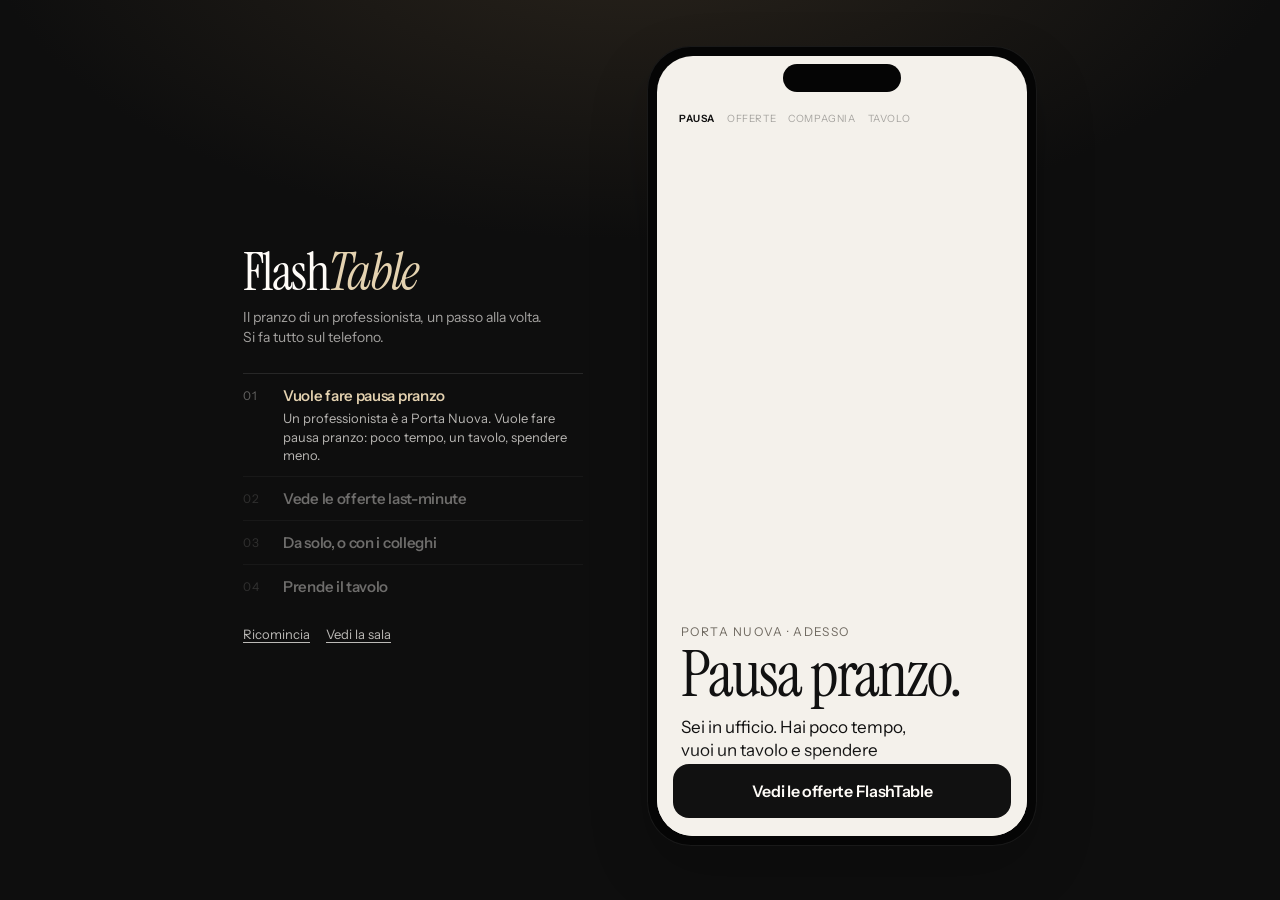
<file: demo/index.html>
<!DOCTYPE html>
<html lang="it">
<head>
<meta charset="UTF-8" />
<meta name="viewport" content="width=device-width, initial-scale=1" />
<title>FlashTable — mini demo</title>
<link rel="preconnect" href="https://fonts.googleapis.com" />
<link rel="preconnect" href="https://fonts.gstatic.com" crossorigin />
<link href="https://fonts.googleapis.com/css2?family=Instrument+Sans:ital,wght@0,400;0,500;0,600;0,700;1,400&family=Instrument+Serif:ital@0;1&display=swap" rel="stylesheet" />
<style>
  :root {
    --ink: #111111;
    --paper: #f4f1eb;
    --paper-2: #ebe6de;
    --line: rgba(17, 17, 17, 0.1);
    --muted: #6e685f;
    --brass: #8d6a3a;
    --white: #fffcf8;
    --danger: #8d3a32;
    --shadow: 0 24px 60px rgba(0, 0, 0, 0.18);
  }

  * { box-sizing: border-box; }
  html, body { margin: 0; height: 100%; }
  body {
    min-height: 100%;
    background:
      radial-gradient(1200px 600px at 50% -10%, #2a241c 0%, transparent 55%),
      #0e0e0e;
    color: var(--white);
    font-family: "Instrument Sans", Helvetica, Arial, sans-serif;
    display: grid;
    place-items: center;
    padding: 32px 16px 40px;
  }

  .stage {
    width: min(1120px, 100%);
    display: grid;
    grid-template-columns: 340px 390px;
    gap: 64px;
    align-items: center;
    justify-content: center;
  }

  .aside h1 {
    font-family: "Instrument Serif", Georgia, serif;
    font-weight: 400;
    font-size: 52px;
    line-height: 0.9;
    letter-spacing: -0.03em;
    margin: 0 0 10px;
  }
  .aside h1 em { font-style: italic; color: #e4d2b0; }
  .aside .lead {
    margin: 0;
    color: rgba(255, 252, 248, 0.62);
    font-size: 14px;
    line-height: 1.45;
    max-width: 34ch;
  }
  .process {
    list-style: none;
    margin: 26px 0 0;
    padding: 0;
  }
  .process li {
    display: grid;
    grid-template-columns: 32px 1fr;
    gap: 8px;
    padding: 12px 0;
    border-top: 1px solid rgba(255, 252, 248, 0.1);
  }
  .process .n {
    font-size: 12px;
    letter-spacing: 0.06em;
    color: rgba(255, 252, 248, 0.35);
    padding-top: 2px;
  }
  .process strong {
    display: block;
    font-size: 15px;
    font-weight: 560;
    letter-spacing: -0.02em;
  }
  .process p {
    margin: 4px 0 0;
    color: rgba(255, 252, 248, 0.7);
    font-size: 13px;
    line-height: 1.4;
    max-width: 34ch;
  }
  .process li.now strong { color: #e4d2b0; }
  .process li.done .n { color: #e4d2b0; }
  .process li.wait { opacity: 0.4; }
  .aside-actions {
    display: flex;
    gap: 16px;
    margin-top: 18px;
  }
  .aside-actions button {
    border: 0;
    background: transparent;
    color: rgba(255, 252, 248, 0.72);
    font: inherit;
    font-size: 13px;
    padding: 0;
    cursor: pointer;
    text-decoration: underline;
    text-underline-offset: 3px;
  }
  #sala-note {
    margin: 14px 0 0;
    color: #e4d2b0;
    font-size: 13px;
    line-height: 1.4;
    max-width: 34ch;
  }

  .phone {
    width: 390px;
    height: 800px;
    background: #050505;
    border-radius: 44px;
    padding: 10px;
    box-shadow: var(--shadow), inset 0 0 0 1px rgba(255,255,255,0.08);
    position: relative;
  }
  .screen {
    height: 100%;
    background: var(--paper);
    color: var(--ink);
    border-radius: 36px;
    overflow: hidden;
    position: relative;
  }
  .island {
    position: absolute;
    top: 18px;
    left: 50%;
    transform: translateX(-50%);
    width: 118px;
    height: 28px;
    background: #050505;
    border-radius: 20px;
    z-index: 20;
  }

  .view {
    position: absolute;
    inset: 0;
    display: flex;
    flex-direction: column;
    opacity: 0;
    pointer-events: none;
    transform: translateY(8px);
    transition: opacity 0.28s ease, transform 0.28s ease;
  }
  .view.on {
    opacity: 1;
    pointer-events: auto;
    transform: none;
  }

  .map {
    height: 248px;
    flex: none;
    background: #161616;
    position: relative;
    overflow: hidden;
  }
  .map svg { width: 100%; height: 100%; display: block; }
  .map .you {
    position: absolute;
    left: 46%;
    top: 48%;
    width: 14px;
    height: 14px;
    border-radius: 50%;
    background: var(--white);
    box-shadow: 0 0 0 6px rgba(255,252,248,0.16);
  }
  .map .loc {
    position: absolute;
    left: 18px;
    bottom: 54px;
    color: var(--white);
  }
  .map .loc small {
    display: block;
    font-size: 12px;
    letter-spacing: 0.08em;
    text-transform: uppercase;
    opacity: 0.62;
  }
  .map .loc strong {
    font-size: 22px;
    font-weight: 560;
    letter-spacing: -0.03em;
  }

  .sheet {
    margin-top: -28px;
    background: var(--paper);
    border-radius: 28px 28px 0 0;
    flex: 1;
    min-height: 0;
    display: flex;
    flex-direction: column;
    position: relative;
    z-index: 2;
  }
  .handle {
    width: 36px;
    height: 4px;
    border-radius: 4px;
    background: rgba(17,17,17,0.16);
    margin: 10px auto 4px;
  }
  .sheet-head {
    display: flex;
    align-items: flex-end;
    justify-content: space-between;
    padding: 8px 20px 12px;
  }
  .sheet-head h2 {
    margin: 0;
    font-size: 28px;
    letter-spacing: -0.04em;
    font-weight: 560;
  }
  .sheet-head span {
    font-size: 13px;
    color: var(--muted);
    padding-bottom: 4px;
  }

  .chips {
    display: flex;
    gap: 8px;
    padding: 0 20px 12px;
    overflow-x: auto;
  }
  .chips::-webkit-scrollbar { display: none; }
  .chip {
    border: 0;
    background: transparent;
    color: var(--ink);
    border: 1px solid var(--line);
    border-radius: 999px;
    padding: 8px 12px;
    font: inherit;
    font-size: 13px;
    font-weight: 560;
    white-space: nowrap;
    cursor: pointer;
  }
  .chip.on { background: var(--ink); color: var(--white); border-color: var(--ink); }

  .list {
    overflow: auto;
    padding: 0 12px 150px;
    flex: 1;
  }
  .row {
    width: 100%;
    text-align: left;
    border: 0;
    background: transparent;
    color: inherit;
    font: inherit;
    display: grid;
    grid-template-columns: 54px 1fr auto;
    gap: 12px;
    padding: 14px 8px;
    border-bottom: 1px solid var(--line);
    cursor: pointer;
    align-items: center;
  }
  .row:hover { background: rgba(17,17,17,0.03); }
  .row.dim { opacity: 0.42; }
  .plate {
    width: 54px;
    height: 54px;
    border-radius: 14px;
    display: grid;
    place-items: center;
    color: #f4f1eb;
    font-family: "Instrument Serif", Georgia, serif;
    font-size: 26px;
  }
  .row h3 {
    margin: 0;
    font-family: "Instrument Serif", Georgia, serif;
    font-size: 22px;
    font-weight: 400;
    letter-spacing: -0.02em;
  }
  .row p, .detail .sub, .muted { margin: 2px 0 0; color: var(--muted); font-size: 13px; }
  .price { text-align: right; }
  .price b {
    display: block;
    font-size: 18px;
    letter-spacing: -0.03em;
    font-weight: 600;
  }
  .price s {
    color: var(--muted);
    font-size: 12px;
  }
  .save {
    color: var(--brass);
    font-size: 12px;
    font-weight: 600;
    letter-spacing: 0.02em;
  }
  .need {
    grid-column: 2 / -1;
    font-size: 12px;
    color: var(--danger);
    margin-top: -6px;
  }

  .tabbar {
    position: absolute;
    left: 12px;
    right: 12px;
    bottom: 12px;
    height: 62px;
    background: rgba(255, 252, 248, 0.92);
    backdrop-filter: blur(16px);
    border-radius: 22px;
    display: grid;
    grid-template-columns: repeat(3, 1fr);
    box-shadow: 0 10px 30px rgba(0,0,0,0.08);
    z-index: 5;
  }
  .tabbar button {
    border: 0;
    background: transparent;
    font: inherit;
    font-size: 11px;
    font-weight: 600;
    letter-spacing: 0.04em;
    text-transform: uppercase;
    color: var(--muted);
    cursor: pointer;
  }
  .tabbar button.on { color: var(--ink); }

  .topbar {
    display: flex;
    align-items: center;
    justify-content: space-between;
    padding: 54px 18px 8px;
  }
  .topbar.tight { padding-top: 8px; }
  .icon-btn, .text-btn {
    border: 0;
    background: transparent;
    font: inherit;
    cursor: pointer;
    color: var(--ink);
  }
  .icon-btn {
    width: 36px;
    height: 36px;
    border-radius: 50%;
    background: var(--white);
  }
  .text-btn { font-size: 14px; font-weight: 560; }

  .detail { overflow: auto; padding-bottom: 168px; }
  .hero-name {
    padding: 8px 22px 0;
  }
  .kicker {
    font-size: 12px;
    letter-spacing: 0.12em;
    text-transform: uppercase;
    color: var(--muted);
    margin: 0;
  }
  .hero-name h2 {
    font-family: "Instrument Serif", Georgia, serif;
    font-size: 52px;
    line-height: 0.9;
    font-weight: 400;
    margin: 6px 0 8px;
    letter-spacing: -0.03em;
  }
  .stats {
    display: grid;
    grid-template-columns: repeat(3, 1fr);
    gap: 8px;
    padding: 18px 22px;
  }
  .stat {
    background: var(--white);
    border-radius: 16px;
    padding: 12px;
  }
  .stat small { display: block; color: var(--muted); font-size: 11px; letter-spacing: 0.06em; text-transform: uppercase; }
  .stat b { display: block; margin-top: 4px; font-size: 16px; letter-spacing: -0.03em; }
  .stat b em { font-style: normal; color: var(--brass); }

  .block { padding: 4px 22px 16px; }
  .block h3 { margin: 0 0 8px; font-size: 13px; letter-spacing: 0.08em; text-transform: uppercase; color: var(--muted); font-weight: 600; }
  .menu-line {
    display: flex;
    justify-content: space-between;
    gap: 12px;
    padding: 10px 0;
    border-top: 1px solid var(--line);
    font-size: 15px;
  }
  .final {
    margin: 6px 22px 0;
    background: var(--ink);
    color: var(--white);
    border-radius: 22px;
    padding: 16px 18px;
    display: flex;
    justify-content: space-between;
    align-items: flex-end;
  }
  .final small { display: block; opacity: 0.6; font-size: 12px; letter-spacing: 0.08em; text-transform: uppercase; }
  .final strong { font-size: 32px; letter-spacing: -0.04em; font-weight: 560; }
  .final .was { text-align: right; color: #e4d2b0; font-size: 13px; }

  .dock {
    position: absolute;
    left: 0; right: 0; bottom: 0;
    padding: 12px 16px 18px;
    background: linear-gradient(to top, var(--paper) 70%, transparent);
    z-index: 4;
  }
  .btn {
    width: 100%;
    height: 54px;
    border: 0;
    border-radius: 16px;
    background: var(--ink);
    color: var(--white);
    font: inherit;
    font-size: 16px;
    font-weight: 600;
    letter-spacing: -0.02em;
    cursor: pointer;
  }
  .btn:disabled { background: #c9c3ba; cursor: default; }
  .btn.ghost {
    background: transparent;
    color: var(--ink);
    height: 42px;
  }

  .overlay {
    position: absolute;
    inset: 0;
    background: rgba(14, 14, 14, 0.46);
    z-index: 8;
    opacity: 0;
    pointer-events: none;
    transition: opacity 0.25s ease;
  }
  .overlay.on { opacity: 1; pointer-events: auto; }
  .panel {
    position: absolute;
    left: 0; right: 0; bottom: 0;
    background: var(--paper);
    border-radius: 28px 28px 0 0;
    padding: 8px 18px 22px;
    transform: translateY(110%);
    transition: transform 0.32s cubic-bezier(.2,.8,.2,1);
    z-index: 9;
  }
  .panel.on { transform: none; }
  .panel h2 {
    font-size: 26px;
    letter-spacing: -0.04em;
    margin: 12px 0 4px;
    font-weight: 560;
  }
  .people { display: flex; flex-direction: column; gap: 8px; margin: 14px 0; }
  .person {
    display: flex;
    align-items: center;
    gap: 12px;
    background: var(--white);
    border-radius: 16px;
    padding: 10px 12px;
  }
  .avatar {
    width: 36px; height: 36px; border-radius: 50%;
    background: var(--ink); color: var(--white);
    display: grid; place-items: center;
    font-size: 13px; font-weight: 600;
  }
  .person .who { flex: 1; }
  .person .who b { display: block; font-weight: 600; font-size: 14px; }
  .person .who span { color: var(--muted); font-size: 12px; }
  .add {
    border: 0;
    background: var(--paper-2);
    width: 32px; height: 32px;
    border-radius: 50%;
    font: inherit;
    font-size: 18px;
    cursor: pointer;
  }
  .add.in { background: var(--ink); color: var(--white); }

  .pay-lines { margin: 16px 0 18px; }
  .pay-lines div {
    display: flex;
    justify-content: space-between;
    padding: 10px 0;
    border-top: 1px solid var(--line);
    font-size: 15px;
  }
  .pay-lines .total { font-weight: 650; font-size: 17px; }

  .done {
    padding: 8px 24px 24px;
    height: 100%;
    display: flex;
    flex-direction: column;
  }
  .done .progress { padding-left: 0; padding-right: 0; }
  .done .mark {
    width: 54px; height: 54px; border-radius: 50%;
    background: var(--ink); color: var(--white);
    display: grid; place-items: center;
    font-size: 22px;
  }
  .done h2 {
    font-family: "Instrument Serif", Georgia, serif;
    font-size: 58px;
    line-height: 0.9;
    font-weight: 400;
    margin: 18px 0 8px;
  }
  .ticket {
    margin-top: 18px;
    background: var(--white);
    border-radius: 22px;
    padding: 16px 16px 8px;
  }
  .ticket .line {
    display: flex;
    justify-content: space-between;
    align-items: baseline;
    gap: 16px;
    padding: 11px 0;
    border-top: 1px solid var(--line);
    font-size: 14px;
  }
  .ticket .line b { text-align: right; font-weight: 600; }
  .ticket .line:first-child { border-top: 0; }
  .ticket .line span { color: var(--muted); }
  .stars { display: flex; gap: 6px; margin-top: 18px; }
  .stars button {
    width: 36px; height: 36px;
    border-radius: 50%;
    border: 1px solid var(--line);
    background: var(--white);
    cursor: pointer;
    font-size: 14px;
    color: var(--ink);
  }
  .stars button.on { background: var(--ink); color: var(--white); border-color: var(--ink); }
  .review-note { color: var(--muted); font-size: 13px; min-height: 18px; }

  .sala { padding: 64px 20px 24px; height: 100%; display: flex; flex-direction: column; }
  .sala h2 { margin: 8px 0 4px; font-size: 30px; letter-spacing: -0.04em; font-weight: 560; }
  .choices { display: grid; gap: 8px; margin: 16px 0; }
  .choice {
    text-align: left;
    border: 1px solid var(--line);
    background: var(--white);
    border-radius: 16px;
    padding: 12px 14px;
    font: inherit;
    cursor: pointer;
  }
  .choice.on { border-color: var(--ink); box-shadow: inset 0 0 0 1px var(--ink); }
  .choice b { display: block; font-size: 15px; }
  .choice span { color: var(--muted); font-size: 13px; }
  .fields { display: grid; grid-template-columns: 1fr 1fr; gap: 8px; }
  .field {
    background: var(--white);
    border-radius: 16px;
    padding: 10px 12px;
  }
  .field label { display: block; font-size: 11px; letter-spacing: 0.08em; text-transform: uppercase; color: var(--muted); }
  .field input {
    width: 100%;
    border: 0;
    background: transparent;
    font: inherit;
    font-size: 20px;
    font-weight: 600;
    letter-spacing: -0.03em;
    padding: 4px 0 0;
    color: var(--ink);
  }
  .field input:focus { outline: none; }
  .sala .btn { margin-top: auto; }
  .clock {
    font-variant-numeric: tabular-nums;
    color: var(--brass);
    font-weight: 650;
    font-size: 13px;
  }

  .empty {
    padding: 28px 8px;
    color: var(--muted);
    font-size: 14px;
  }

  .progress {
    display: flex;
    gap: 12px;
    padding: 56px 22px 0;
    font-size: 10px;
    letter-spacing: 0.06em;
    text-transform: uppercase;
    color: rgba(17, 17, 17, 0.34);
  }
  .progress span.now { color: var(--ink); font-weight: 650; }
  .progress span.done { color: var(--brass); }
  .progress.light {
    position: absolute;
    top: 46px;
    left: 0;
    right: 0;
    padding: 0 18px;
    color: rgba(255, 252, 248, 0.4);
    z-index: 2;
  }
  .progress.light span.now { color: var(--white); }
  .progress.light span.done { color: #e4d2b0; }

  .intent { justify-content: flex-start; }
  .intent-body { margin-top: auto; }
  .intent-body { padding: 18px 24px 12px; }
  .intent-body h2 {
    font-family: "Instrument Serif", Georgia, serif;
    font-weight: 400;
    font-size: 64px;
    line-height: 0.88;
    letter-spacing: -0.03em;
    margin: 8px 0 12px;
  }
  .intent-body .story {
    margin: 0;
    font-size: 17px;
    line-height: 1.4;
    max-width: 22ch;
  }
  .intent-body .who {
    margin: 22px 0 0;
    color: var(--muted);
    font-size: 12px;
    letter-spacing: 0.08em;
    text-transform: uppercase;
  }
  .hint {
    margin: -4px 20px 10px;
    color: var(--muted);
    font-size: 13px;
  }
  .choicebar {
    position: absolute;
    left: 12px;
    right: 12px;
    bottom: 12px;
    background: rgba(255, 252, 248, 0.94);
    backdrop-filter: blur(16px);
    border-radius: 22px;
    padding: 12px;
    z-index: 5;
    box-shadow: 0 10px 30px rgba(0, 0, 0, 0.08);
  }
  .choicebar small {
    display: block;
    color: var(--muted);
    font-size: 11px;
    letter-spacing: 0.06em;
    text-transform: uppercase;
  }
  .choicebar .rowline {
    display: flex;
    align-items: center;
    justify-content: space-between;
    gap: 12px;
  }
  .choicebar b { font-size: 15px; letter-spacing: -0.02em; }
  .choicebar .names { color: var(--muted); font-size: 12px; margin-top: 2px; }
  .choicebar .ask { margin: 0 0 8px; font-size: 14px; font-weight: 600; letter-spacing: -0.02em; }
  .pair { display: grid; grid-template-columns: 1fr 1.3fr; gap: 8px; }
  .pair button, .choicebar .texty {
    height: 42px;
    border-radius: 12px;
    border: 1px solid var(--line);
    background: var(--white);
    font: inherit;
    font-size: 14px;
    font-weight: 600;
    cursor: pointer;
  }
  .pair button.solid, .choicebar .texty {
    background: var(--ink);
    color: var(--white);
    border-color: var(--ink);
    padding: 0 14px;
    width: auto;
  }
  .dock.stack { display: grid; gap: 8px; }
  .btn.line {
    background: transparent;
    color: var(--ink);
    box-shadow: inset 0 0 0 1.5px var(--ink);
  }

  @media (max-width: 860px) {
    body { display: block; padding: 0; background: var(--paper); }
    .stage { display: block; }
    .aside { display: none; }
    .phone {
      width: 100%;
      height: 100vh;
      height: 100dvh;
      border-radius: 0;
      padding: 0;
      box-shadow: none;
      background: var(--paper);
    }
    .screen { border-radius: 0; }
    .island { display: none; }
  }
</style>
</head>
<body>
  <div class="stage">
    <aside class="aside">
      <h1>Flash<em>Table</em></h1>
      <p class="lead">Il pranzo di un professionista, un passo alla volta. Si fa tutto sul telefono.</p>
      <ol class="process" id="process"></ol>
      <p id="sala-note" hidden>Adesso vedi il lato sala: il ristoratore pubblica l’offerta di pranzo in pochi secondi.</p>
      <div class="aside-actions">
        <button id="go-restart" type="button">Ricomincia</button>
        <button id="go-sala" type="button">Vedi la sala</button>
      </div>
    </aside>

    <div class="phone">
      <div class="island"></div>
      <div class="screen" id="app"></div>
    </div>
  </div>

<script>
const OFFERS = [
  { id: "sala", name: "Sala Garibaldi", area: "Porta Nuova", walk: 3, kind: "lunch", time: "13:00", until: "13:25", seats: 4, price: 22, was: 38, courses: ["Insalata di mercato", "Pasta al pomodoro", "Caffè"], minutes: 35, ink: "#241c18" },
  { id: "vico", name: "Vico", area: "Isola", walk: 8, kind: "business", time: "12:45", until: "13:15", seats: 6, price: 34, was: 58, courses: ["Crudo di ricciola", "Risotto allo zafferano", "Torta al cacao"], minutes: 50, ink: "#1b2430" },
  { id: "corte", name: "Corte", area: "Brera", walk: 9, kind: "business", time: "13:15", until: "13:40", seats: 5, price: 31, was: 52, courses: ["Uovo morbido", "Tagliata", "Mignon"], minutes: 55, ink: "#2c2419" },
  { id: "latteria", name: "Latteria", area: "Moscova", walk: 6, kind: "lunch", time: "12:30", until: "13:00", seats: 2, price: 18, was: 29, courses: ["Zuppa del giorno", "Secondo della casa", "Caffè"], minutes: 30, ink: "#1e2a24" },
  { id: "nav", name: "Naviglio quieto", area: "Garibaldi", walk: 11, kind: "lunch", time: "12:15", until: "12:50", seats: 3, price: 24, was: 40, courses: ["Vitello tonnato", "Agnolotti", "Frutta"], minutes: 40, ink: "#2a1e22" },
  { id: "alto", name: "Alto", area: "Porta Nuova", walk: 4, kind: "business", time: "12:30", until: "13:05", seats: 8, price: 36, was: 64, courses: ["Tartare", "Branzino", "Sorbetto"], minutes: 50, ink: "#20242c" }
];

const COLLEAGUES = [
  { id: "giulia", name: "Giulia Valli", role: "Legal", ini: "GV" },
  { id: "marco", name: "Marco Riva", role: "Consulting", ini: "MR" },
  { id: "elena", name: "Elena Sarti", role: "Entrepreneurship", ini: "ES" }
];

const STEPS = [
  { id: "intent", n: "01", title: "Vuole fare pausa pranzo" },
  { id: "offers", n: "02", title: "Vede le offerte last-minute" },
  { id: "company", n: "03", title: "Da solo, o con i colleghi" },
  { id: "table", n: "04", title: "Prende il tavolo" }
];

const state = {
  face: "guest",
  screen: "intent",
  kind: "all",
  company: null,
  party: [],
  groupKind: "lunch",
  offerId: null,
  seats: Object.fromEntries(OFFERS.map(o => [o.id, o.seats])),
  booking: null,
  sheet: null,
  review: 0,
  reviewSent: false,
  experience: "business",
  form: { price: 34, time: "12:45", qty: 6, until: "13:30" },
  published: null,
  publishStarted: null
};

const $ = (sel, root = document) => root.querySelector(sel);
const app = () => document.getElementById("app");
const euro = n => n.toLocaleString("it-IT", { style: "currency", currency: "EUR", maximumFractionDigits: 0 });
const saveOf = o => Math.round((1 - o.price / o.was) * 100);
const kindLabel = k => k === "business" ? "Business lunch" : "Lunch";
const partySize = () => 1 + state.party.length;
const offerById = id => OFFERS.find(o => o.id === id);

function visibleOffers() {
  return OFFERS
    .filter(o => state.kind === "all" || o.kind === state.kind)
    .slice()
    .sort((a, b) => a.walk - b.walk);
}

function currentStep() {
  if (state.face === "sala") return "sala";
  if (state.screen === "intent") return "intent";
  if (state.screen === "done" || state.sheet === "pay" || (state.screen === "detail" && state.company)) return "table";
  if (state.sheet === "group" || state.company || state.screen === "detail") return "company";
  return "offers";
}

function stepText(id) {
  const names = COLLEAGUES.filter(c => state.party.includes(c.id)).map(c => c.name.split(" ")[0]);
  if (id === "intent") return "Un professionista è a Porta Nuova. Vuole fare pausa pranzo: poco tempo, un tavolo, spendere meno.";
  if (id === "offers") return "Apre FlashTable e vede i lunch last-minute vicini. Ogni offerta ha prezzo finale, orario e posti ancora veri.";
  if (id === "company" && state.company === "solo") return "Ha scelto di pranzare da solo. Adesso prende un tavolo tra le offerte.";
  if (id === "company" && state.party.length) {
    const tipo = state.groupKind === "business" ? "business lunch" : "lunch group";
    return "Ha aperto un " + tipo + " e invitato " + names.join(", ") + ". Il tavolo deve avere un posto per ciascuno.";
  }
  if (id === "company") return "Può prenotare per sé, oppure aprire un lunch group o un business lunch e invitare i colleghi.";
  if (state.screen === "done" && state.booking) return "Ha pagato " + euro(state.booking.total) + ". Conferma immediata: il tavolo da " + state.booking.place + " è suo.";
  return "Sceglie un’offerta, paga il prezzo già visto e riceve subito la conferma del tavolo.";
}

function renderProcess() {
  const active = currentStep();
  const order = ["intent", "offers", "company", "table"];
  const at = order.indexOf(active);
  document.getElementById("process").innerHTML = STEPS.map((s, i) => {
    const cls = active === "sala" ? "wait" : i < at ? "done" : i === at ? "now" : "wait";
    return `<li class="${cls}"><span class="n">${cls === "done" ? "✓" : s.n}</span><div><strong>${s.title}</strong>${cls === "now" ? `<p>${stepText(s.id)}</p>` : ""}</div></li>`;
  }).join("");
  document.getElementById("sala-note").hidden = active !== "sala";
  document.getElementById("go-sala").textContent = active === "sala" ? "Torna al pranzo" : "Vedi la sala";
}

function progress(active, light) {
  const order = ["intent", "offers", "company", "table"];
  const labels = ["Pausa", "Offerte", "Compagnia", "Tavolo"];
  const at = order.indexOf(active);
  return `<div class="progress ${light ? "light" : ""}">${labels.map((label, i) => `<span class="${i < at ? "done" : i === at ? "now" : ""}">${label}</span>`).join("")}</div>`;
}

function render() {
  const root = app();
  root.innerHTML = "";
  if (state.face === "sala") renderSala(root);
  else if (state.screen === "intent") renderIntent(root);
  else if (state.screen === "detail") renderDetail(root);
  else if (state.screen === "done") renderDone(root);
  else if (state.screen === "bookings") renderBookings(root);
  else renderHome(root);
  renderProcess();
}

function renderIntent(root) {
  root.innerHTML = `
    <section class="view on intent">
      ${progress("intent")}
      <div class="intent-body">
        <p class="kicker">Porta Nuova · adesso</p>
        <h2>Pausa pranzo.</h2>
        <p class="story">Sei in ufficio. Hai poco tempo, vuoi un tavolo e spendere meno del solito.</p>
        <p class="who">Tu · Finance</p>
      </div>
      <div class="dock">
        <button class="btn" data-action="see-offers" type="button">Vedi le offerte FlashTable</button>
      </div>
    </section>
  `;
  bind(root);
}

function choiceBar() {
  if (state.party.length) {
    const names = COLLEAGUES.filter(c => state.party.includes(c.id)).map(c => c.name.split(" ")[0]).join(", ");
    const label = state.groupKind === "business" ? "Business lunch" : "Lunch group";
    return `
      <div class="choicebar">
        <div class="rowline">
          <div>
            <small>${label} · ${partySize()} persone</small>
            <div class="names">Con ${names}</div>
          </div>
          <button class="texty" data-action="group" type="button">Inviti</button>
        </div>
      </div>`;
  }
  if (state.company === "solo") {
    return `
      <div class="choicebar">
        <div class="rowline">
          <div><small>Hai scelto</small><b>Pranzo da solo</b></div>
          <button class="texty" data-action="group" type="button">Invita</button>
        </div>
      </div>`;
  }
  return `
    <div class="choicebar">
      <p class="ask">Da solo, o con i colleghi?</p>
      <div class="pair">
        <button data-action="solo" type="button">Da solo</button>
        <button class="solid" data-action="group" type="button">Invita i colleghi</button>
      </div>
    </div>`;
}

function renderHome(root) {
  const offers = visibleOffers();
  const size = partySize();
  root.innerHTML = `
    <section class="view on" data-screen="home">
      <div class="map">
        ${progress(currentStep(), true)}
        ${mapSvg()}
        <div class="you"></div>
        <div class="loc"><small>Last-minute · adesso</small><strong>Porta Nuova</strong></div>
      </div>
      <div class="sheet">
        <div class="handle"></div>
        <div class="sheet-head">
          <h2>Offerte</h2>
          <span>${offers.length} lunch</span>
        </div>
        <p class="hint">Prezzo finale e posti veri, vicini a te.</p>
        <div class="chips">
          ${chip("all", "Tutti")}
          ${chip("lunch", "Lunch")}
          ${chip("business", "Business lunch")}
        </div>
        <div class="list" id="list">
          ${offers.map(o => row(o, size)).join("") || `<div class="empty">Nessun lunch in questa finestra.</div>`}
        </div>
      </div>
      ${choiceBar()}
    </section>
    ${sheetHtml()}
  `;
  bind(root);
}

function row(o, size) {
  const left = state.seats[o.id];
  const ok = left >= size;
  return `
    <button class="row ${ok ? "" : "dim"}" data-open="${o.id}">
      <div class="plate" style="background:${o.ink}">${o.name.slice(0,1)}</div>
      <div>
        <h3>${o.name}</h3>
        <p>${o.area} · ${o.walk} min</p>
        <p>${kindLabel(o.kind)} · ${o.time} · ${left} ${left === 1 ? "posto" : "posti"}</p>
      </div>
      <div class="price">
        <b>${euro(o.price)}</b>
        <s>${euro(o.was)}</s>
        <div class="save">−${saveOf(o)}%</div>
      </div>
      ${ok ? "" : `<div class="need">Servono ${size} posti</div>`}
    </button>
  `;
}

function chip(id, label) {
  return `<button class="chip ${state.kind === id ? "on" : ""}" data-kind="${id}">${label}</button>`;
}

function renderDetail(root) {
  const o = offerById(state.offerId);
  const left = state.seats[o.id];
  const size = partySize();
  const ok = left >= size;
  const total = o.price * size;
  const dock = !state.company
    ? `<div class="dock stack">
        <button class="btn line" data-action="solo" type="button">Pranzo da solo</button>
        <button class="btn" data-action="group" type="button">Invita i colleghi</button>
      </div>`
    : `<div class="dock">
        <button class="btn" data-action="pay" ${ok ? "" : "disabled"} type="button">${ok ? "Prenota il tavolo" : "Posti insufficienti"}</button>
      </div>`;
  root.innerHTML = `
    <section class="view on detail">
      ${progress(state.company ? "table" : "company")}
      <div class="topbar tight">
        <button class="icon-btn" data-action="back" aria-label="Indietro">←</button>
        <button class="text-btn" data-action="group" type="button">${state.party.length ? size + " persone" : "Gruppo"}</button>
      </div>
      <div class="hero-name">
        <p class="kicker">${kindLabel(o.kind)} · ${o.area}</p>
        <h2>${o.name}</h2>
        <p class="sub">${o.walk} minuti a piedi · ${o.minutes} minuti a tavola</p>
      </div>
      <div class="stats">
        <div class="stat"><small>Orario</small><b>${o.time}</b></div>
        <div class="stat"><small>Posti</small><b>${left}</b></div>
        <div class="stat"><small>Risparmi</small><b><em>−${saveOf(o)}%</em></b></div>
      </div>
      <div class="block">
        <h3>Il menu</h3>
        ${o.courses.map((c, i) => `<div class="menu-line"><span>${c}</span><span class="muted">${["Inizio","Poi","Chiude"][i]}</span></div>`).join("")}
      </div>
      <div class="final">
        <div>
          <small>Prezzo finale${size > 1 ? " · " + size + " persone" : ""}</small>
          <strong>${euro(total)}</strong>
        </div>
        <div class="was">${euro(o.was * size)} in sala<br>scade ${o.until}</div>
      </div>
      ${dock}
    </section>
    ${sheetHtml()}
  `;
  bind(root);
}

function renderDone(root) {
  const b = state.booking;
  root.innerHTML = `
    <section class="view on done">
      ${progress("table")}
      <div class="mark">✓</div>
      <p class="kicker">Conferma immediata</p>
      <h2>Il tavolo è tuo.</h2>
      <p class="sub">Pagamento riuscito. ${b.place} tiene i posti.</p>
      <div class="ticket">
        <div class="line"><span>Ristorante</span><b>${b.place}</b></div>
        <div class="line"><span>Oggi</span><b>${b.time}</b></div>
        <div class="line"><span>Persone</span><b>${b.size}</b></div>
        ${b.group ? `<div class="line"><span>Gruppo</span><b>${b.group}</b></div>` : ""}
        ${b.with ? `<div class="line"><span>Con</span><b>${b.with}</b></div>` : ""}
        <div class="line"><span>Pagato</span><b>${euro(b.total)}</b></div>
        <div class="line"><span>Codice</span><b>${b.code}</b></div>
      </div>
      <div class="stars" aria-label="Recensione verificata">
        ${[1,2,3,4,5].map(n => `<button data-star="${n}" class="${state.review >= n ? "on" : ""}" type="button" aria-label="${n}">★</button>`).join("")}
      </div>
      <p class="review-note">${state.reviewSent ? "Recensione verificata del menu. Solo chi ha prenotato può lasciarla." : "Dopo il pranzo, una recensione del menu."}</p>
      <div style="margin-top:auto">
        <button class="btn" data-action="home">Torna ai lunch</button>
      </div>
    </section>
  `;
  bind(root);
}

function renderBookings(root) {
  const b = state.booking;
  root.innerHTML = `
    <section class="view on">
      <div class="topbar"><div></div><div></div></div>
      <div class="sheet-head"><h2>Prenotazioni</h2></div>
      <div class="list">
        ${b ? `
          <button class="row" data-action="done">
            <div class="plate" style="background:#1b2430">${b.place.slice(0,1)}</div>
            <div>
              <h3>${b.place}</h3>
              <p>Oggi ${b.time} · ${b.size} ${b.size > 1 ? "persone" : "persona"}</p>
              <p>${b.code}</p>
            </div>
            <div class="price"><b>${euro(b.total)}</b><div class="save">Confermato</div></div>
          </button>` : `<div class="empty">Nessun tavolo oggi. Il pranzo è ancora da prendere.</div>`}
      </div>
      ${tabbar("bookings")}
    </section>
  `;
  bind(root);
}

function renderSala(root) {
  const exp = state.experience;
  const ticking = state.publishStarted ? Math.max(1, Math.round((Date.now() - state.publishStarted) / 1000)) : 0;
  root.innerHTML = `
    <section class="view on sala">
      <p class="kicker">Sala · pausa pranzo</p>
      <h2>Pubblica un’offerta.</h2>
      <p class="sub">Il menu è già pronto. Restano prezzo, orario, quantità, scadenza.</p>
      <p class="clock" id="clock">${state.published ? "Pubblicata" : ticking ? ticking + " secondi" : "Sotto i 30 secondi"}</p>
      <div class="choices">
        <button class="choice ${exp === "lunch" ? "on" : ""}" data-exp="lunch" type="button">
          <b>Lunch della casa</b><span>Esperienza già configurata</span>
        </button>
        <button class="choice ${exp === "business" ? "on" : ""}" data-exp="business" type="button">
          <b>Business lunch</b><span>Esperienza già configurata</span>
        </button>
      </div>
      <div class="fields">
        ${field("price", "Prezzo", state.form.price)}
        ${field("time", "Orario", state.form.time)}
        ${field("qty", "Quantità", state.form.qty)}
        ${field("until", "Scadenza", state.form.until)}
      </div>
      ${state.published ? `<p class="sub" style="margin-top:16px">${state.published}</p>` : ""}
      <button class="btn" data-action="publish" ${state.published ? "disabled" : ""}>${state.published ? "In sala" : "Pubblica"}</button>
    </section>
  `;
  bind(root);
  if (!state.published && !state.publishStarted) state.publishStarted = Date.now();
  if (!state.published) {
    const clock = root.querySelector("#clock");
    const timer = setInterval(() => {
      if (!document.body.contains(clock) || state.published) { clearInterval(timer); return; }
      const s = Math.max(1, Math.round((Date.now() - state.publishStarted) / 1000));
      clock.textContent = s + (s === 1 ? " secondo" : " secondi");
    }, 400);
  }
}

function field(key, label, value) {
  return `<div class="field"><label>${label}</label><input data-field="${key}" value="${value}" inputmode="${key === "price" || key === "qty" ? "numeric" : "text"}" /></div>`;
}

function sheetHtml() {
  const openGroup = state.sheet === "group";
  const openPay = state.sheet === "pay";
  const o = state.offerId ? offerById(state.offerId) : null;
  const size = partySize();
  return `
    <div class="overlay ${openGroup || openPay ? "on" : ""}" data-action="close"></div>
    <div class="panel ${openGroup ? "on" : ""}" id="group-panel">
      <div class="handle"></div>
      <h2>Invita i colleghi</h2>
      <p class="sub">Apri un lunch group o un business lunch e aggiungi gli altri. Poi prenotate lo stesso ristorante scontato.</p>
      <div class="chips" style="padding-left:0">
        <button class="chip ${state.groupKind === "lunch" ? "on" : ""}" data-gkind="lunch">Lunch group</button>
        <button class="chip ${state.groupKind === "business" ? "on" : ""}" data-gkind="business">Business lunch</button>
      </div>
      <div class="people">
        <div class="person"><div class="avatar">TU</div><div class="who"><b>Tu</b><span>Finance</span></div></div>
        ${COLLEAGUES.map(c => `
          <div class="person">
            <div class="avatar">${c.ini}</div>
            <div class="who"><b>${c.name}</b><span>${c.role}</span></div>
            <button class="add ${state.party.includes(c.id) ? "in" : ""}" data-add="${c.id}" type="button" aria-label="Aggiungi ${c.name}">${state.party.includes(c.id) ? "✓" : "+"}</button>
          </div>`).join("")}
      </div>
      <button class="btn ghost" data-action="with-three" type="button">Pausa con 3 colleghi</button>
      <button class="btn" data-action="close" type="button">${state.party.length ? "Vedi i tavoli del gruppo" : "Chiudi"}</button>
    </div>
    <div class="panel ${openPay ? "on" : ""}">
      <div class="handle"></div>
      <h2>Paga</h2>
      <p class="sub">Il prezzo che vedi è quello che paghi.</p>
      ${o ? `
        <div class="pay-lines">
          <div><span>${o.name}</span><span>${euro(o.price)}</span></div>
          <div><span>${size} ${size > 1 ? "menu" : "menu"}</span><span>${size} × ${euro(o.price)}</span></div>
          <div class="total"><span>Prezzo finale</span><span>${euro(o.price * size)}</span></div>
        </div>` : ""}
      <button class="btn" data-action="confirm" type="button">Conferma e paga</button>
    </div>
  `;
}

function tabbar(active) {
  return `
    <nav class="tabbar">
      <button class="${active === "home" ? "on" : ""}" data-action="home" type="button">Pranzo</button>
      <button class="${state.sheet === "group" ? "on" : ""}" data-action="group" type="button">Gruppo</button>
      <button class="${active === "bookings" ? "on" : ""}" data-action="bookings" type="button">Tavoli</button>
    </nav>`;
}

function mapSvg() {
  return `
    <svg viewBox="0 0 390 248" aria-hidden="true">
      <rect width="390" height="248" fill="#141414"/>
      <g stroke="rgba(244,241,235,0.16)" stroke-width="10" fill="none">
        <path d="M-10 70 H400"/>
        <path d="M-10 150 H400"/>
        <path d="M70 -10 V260"/>
        <path d="M210 -10 V260"/>
        <path d="M320 -10 V260"/>
      </g>
      <g stroke="rgba(244,241,235,0.28)" stroke-width="2" fill="none">
        <path d="M40 40 H160 V120 H40 Z"/>
        <path d="M240 80 H350 V180 H240 Z"/>
        <path d="M90 170 H180 V230"/>
      </g>
      <g fill="#f4f1eb">
        <circle cx="250" cy="92" r="4"/>
        <circle cx="150" cy="168" r="4"/>
        <circle cx="300" cy="150" r="4"/>
        <circle cx="96" cy="86" r="4"/>
      </g>
    </svg>`;
}

function bind(root) {
  root.querySelectorAll("[data-kind]").forEach(el => el.addEventListener("click", () => {
    state.kind = el.dataset.kind;
    render();
  }));
  root.querySelectorAll("[data-open]").forEach(el => el.addEventListener("click", () => {
    state.offerId = el.dataset.open;
    state.screen = "detail";
    state.sheet = null;
    render();
  }));
  root.querySelectorAll("[data-action]").forEach(el => el.addEventListener("click", () => onAction(el.dataset.action)));
  root.querySelectorAll("[data-add]").forEach(el => el.addEventListener("click", (e) => {
    e.stopPropagation();
    togglePerson(el.dataset.add);
  }));
  root.querySelectorAll("[data-gkind]").forEach(el => el.addEventListener("click", () => {
    state.groupKind = el.dataset.gkind;
    state.kind = el.dataset.gkind;
    render();
  }));
  root.querySelectorAll("[data-star]").forEach(el => el.addEventListener("click", () => {
    state.review = Number(el.dataset.star);
    state.reviewSent = true;
    render();
  }));
  root.querySelectorAll("[data-exp]").forEach(el => el.addEventListener("click", () => {
    state.experience = el.dataset.exp;
    render();
  }));
  root.querySelectorAll("[data-field]").forEach(el => el.addEventListener("input", () => {
    state.form[el.dataset.field] = el.value;
  }));
}

function togglePerson(id) {
  state.party = state.party.includes(id) ? state.party.filter(x => x !== id) : state.party.concat(id);
  if (state.party.length) {
    state.company = "group";
    if (state.kind === "all") state.kind = state.groupKind;
  } else if (state.company === "group") {
    state.company = null;
  }
  render();
}

function onAction(action) {
  if (action === "see-offers") { state.face = "guest"; state.screen = "home"; state.sheet = null; render(); return; }
  if (action === "solo") {
    state.company = "solo";
    state.party = [];
    state.kind = "all";
    state.sheet = null;
    render();
    return;
  }
  if (action === "group") { state.sheet = "group"; render(); return; }
  if (action === "close") {
    state.sheet = null;
    if (state.party.length) state.company = "group";
    render();
    return;
  }
  if (action === "with-three") {
    state.party = COLLEAGUES.map(c => c.id);
    state.company = "group";
    state.kind = state.groupKind;
    render();
    return;
  }
  if (action === "back") { state.screen = "home"; state.sheet = null; render(); return; }
  if (action === "home") { state.face = "guest"; state.screen = "home"; state.sheet = null; render(); return; }
  if (action === "bookings") { state.screen = "bookings"; state.sheet = null; render(); return; }
  if (action === "done") { state.screen = "done"; render(); return; }
  if (action === "pay") {
    const o = offerById(state.offerId);
    if (state.seats[o.id] < partySize()) return;
    state.sheet = "pay";
    render();
    return;
  }
  if (action === "confirm") {
    const o = offerById(state.offerId);
    const size = partySize();
    if (state.seats[o.id] < size) return;
    state.seats[o.id] -= size;
    const names = COLLEAGUES.filter(c => state.party.includes(c.id)).map(c => c.name.split(" ")[0]);
    state.booking = {
      place: o.name,
      time: o.time,
      size,
      total: o.price * size,
      code: "FT-" + Math.floor(1400 + Math.random() * 800),
      group: state.party.length ? (state.groupKind === "business" ? "Business lunch" : "Lunch group") : "",
      with: names.join(", ")
    };
    state.review = 0;
    state.reviewSent = false;
    state.sheet = null;
    state.screen = "done";
    render();
    return;
  }
  if (action === "publish") {
    const qty = Number(String(state.form.qty).replace(/\D/g, "")) || 0;
    const price = Number(String(state.form.price).replace(/\D/g, "")) || 0;
    const seconds = Math.max(1, Math.round((Date.now() - (state.publishStarted || Date.now())) / 1000));
    const label = state.experience === "business" ? "Business lunch" : "Lunch della casa";
    const tempo = seconds === 1 ? "1 secondo" : seconds + " secondi";
    state.published = label + " in sala. " + euro(price) + " · " + state.form.time + " · " + qty + " posti · scade " + state.form.until + ". " + tempo + ".";
    render();
  }
}

function restart() {
  state.face = "guest";
  state.screen = "intent";
  state.kind = "all";
  state.company = null;
  state.party = [];
  state.groupKind = "lunch";
  state.offerId = null;
  state.seats = Object.fromEntries(OFFERS.map(o => [o.id, o.seats]));
  state.booking = null;
  state.sheet = null;
  state.review = 0;
  state.reviewSent = false;
  state.published = null;
  state.publishStarted = null;
  render();
}

document.getElementById("go-restart").addEventListener("click", restart);
document.getElementById("go-sala").addEventListener("click", () => {
  if (state.face === "sala") {
    state.face = "guest";
  } else {
    state.face = "sala";
    state.sheet = null;
    if (!state.published) state.publishStarted = Date.now();
  }
  render();
});

render();
</script>
</body>
</html>
</file>
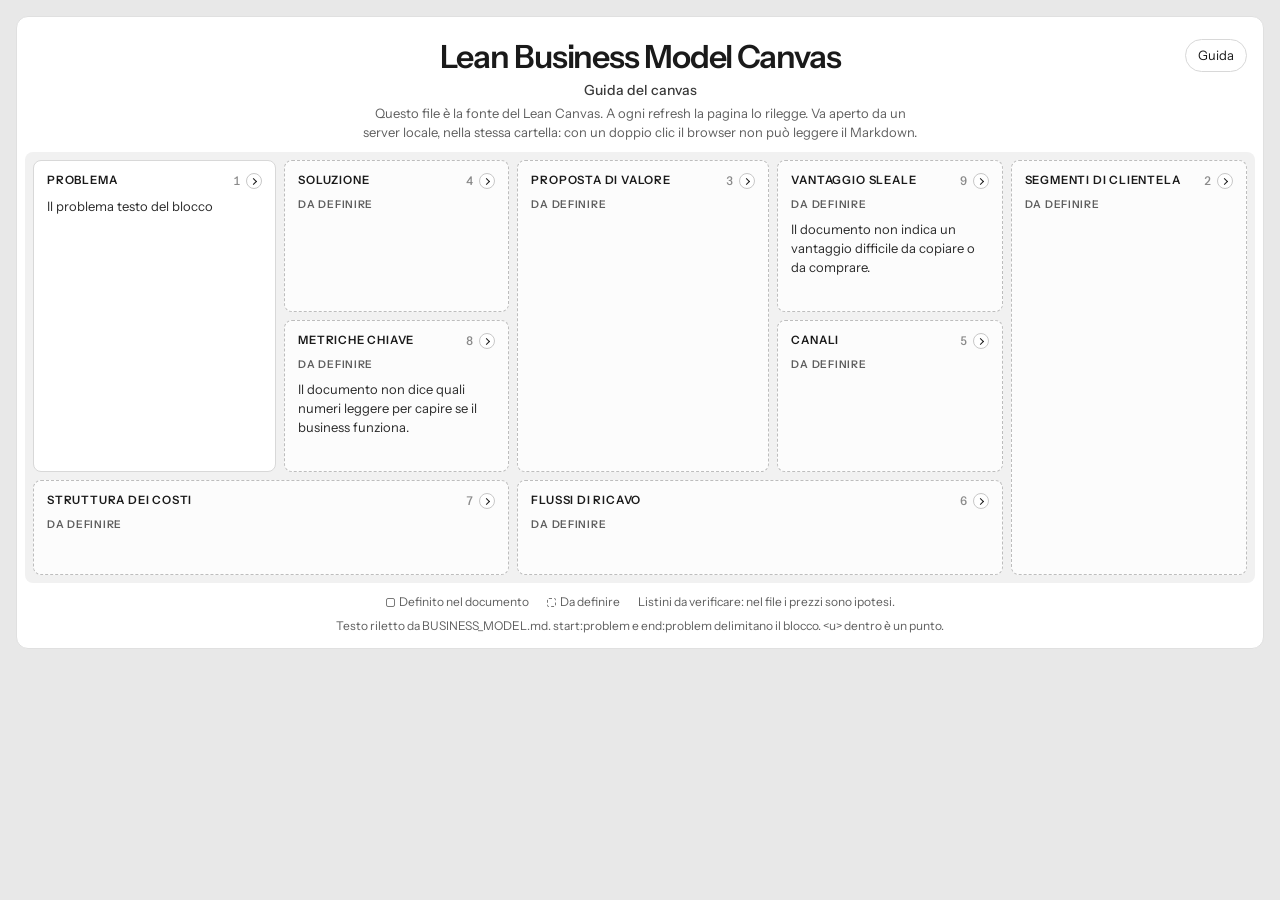
<file: lean-canvas.html>
<!DOCTYPE html>
<html lang="it">
<head>
<meta charset="UTF-8" />
<meta name="viewport" content="width=device-width, initial-scale=1" />
<title>FlashTable — Lean Business Model Canvas</title>
<link rel="preconnect" href="https://fonts.googleapis.com" />
<link rel="preconnect" href="https://fonts.gstatic.com" crossorigin />
<link href="https://fonts.googleapis.com/css2?family=Instrument+Sans:ital,wght@0,400;0,500;0,600;0,700;1,400&display=swap" rel="stylesheet" />
<link rel="stylesheet" href="lean-canvas.css" />
</head>
<body>
<main class="sheet">
  <header class="titlebar">
    <button class="guide-btn" id="guide-open" type="button">Guida</button>
    <h1>Lean Business Model Canvas</h1>
    <p class="who" id="doc-title">FlashTable</p>
    <p class="dek" id="doc-dek"></p>
  </header>
  <div class="canvas" id="canvas"></div>
  <footer class="legend">
    <p class="legend-row"><span><span class="swatch"></span>Definito nel documento</span><span><span class="swatch dashed"></span>Da definire</span><span>Listini da verificare: nel file i prezzi sono ipotesi.</span></p>
    <p id="source-state">Lettura di BUSINESS_MODEL.md…</p>
  </footer>
</main>
<aside class="drawer" id="drawer" role="dialog" aria-modal="false" aria-labelledby="drawer-title" hidden>
  <div class="drawer-head">
    <p class="kicker" id="drawer-kicker"></p>
    <h2 id="drawer-title"></h2>
    <div class="drawer-actions">
      <button class="mark-btn" id="drawer-mark" type="button" disabled>Sottolinea</button>
      <button class="close" id="drawer-close" type="button">Chiudi</button>
    </div>
  </div>
  <div class="drawer-body" id="drawer-body"></div>
</aside>
<script src="lean-canvas.js"></script>
</body>
</html>
</file>
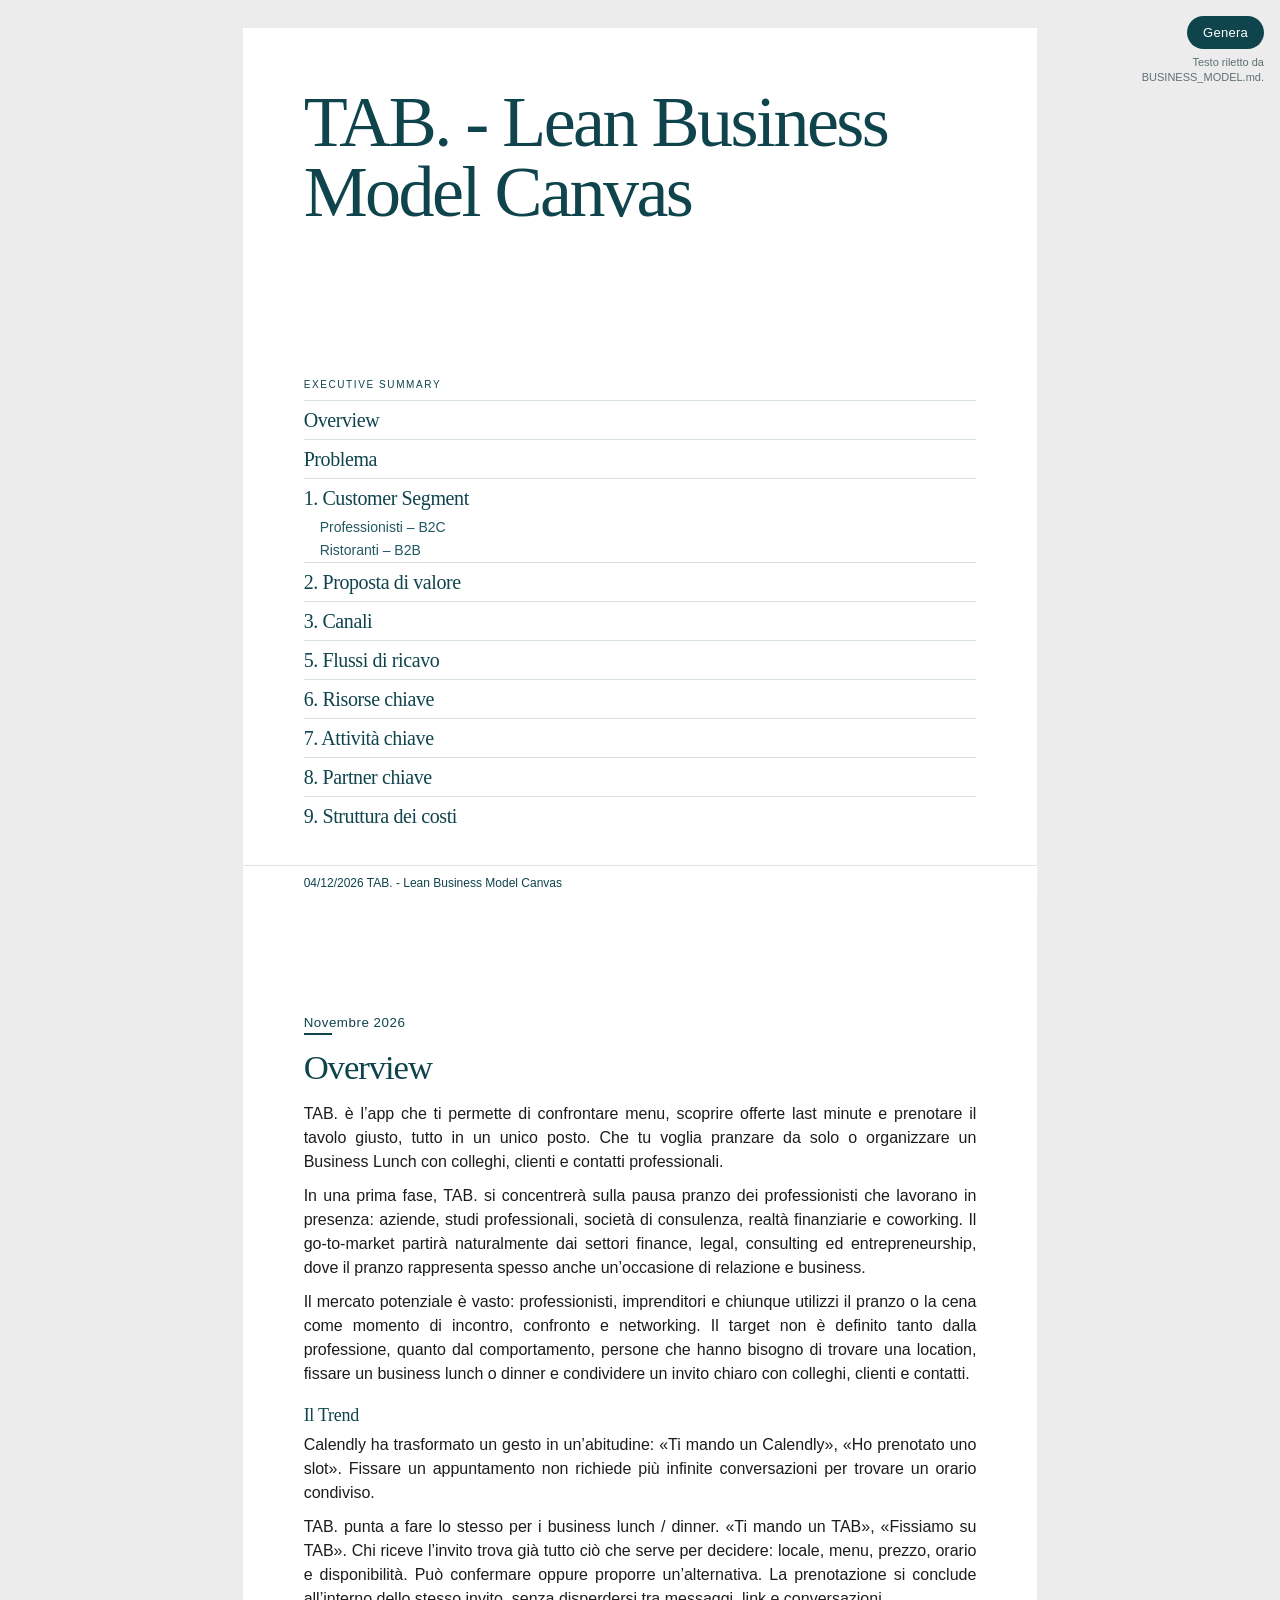
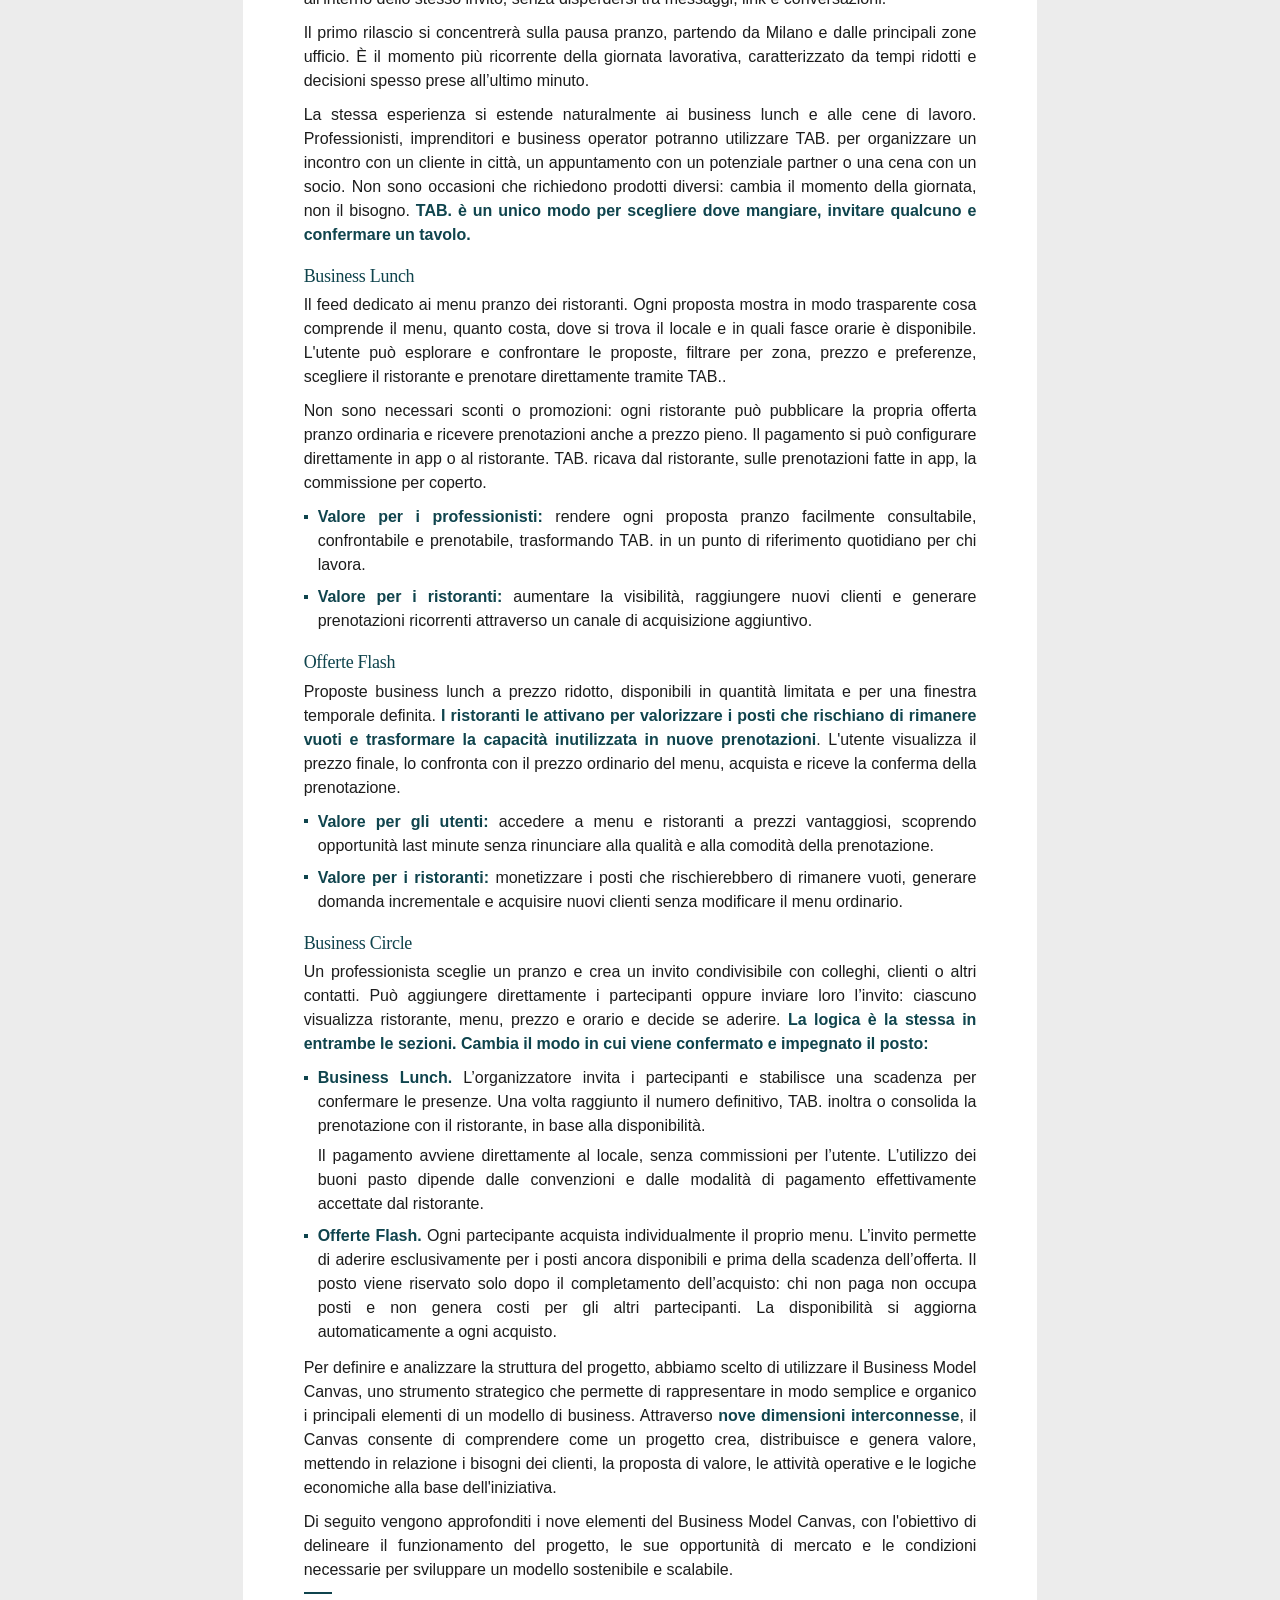
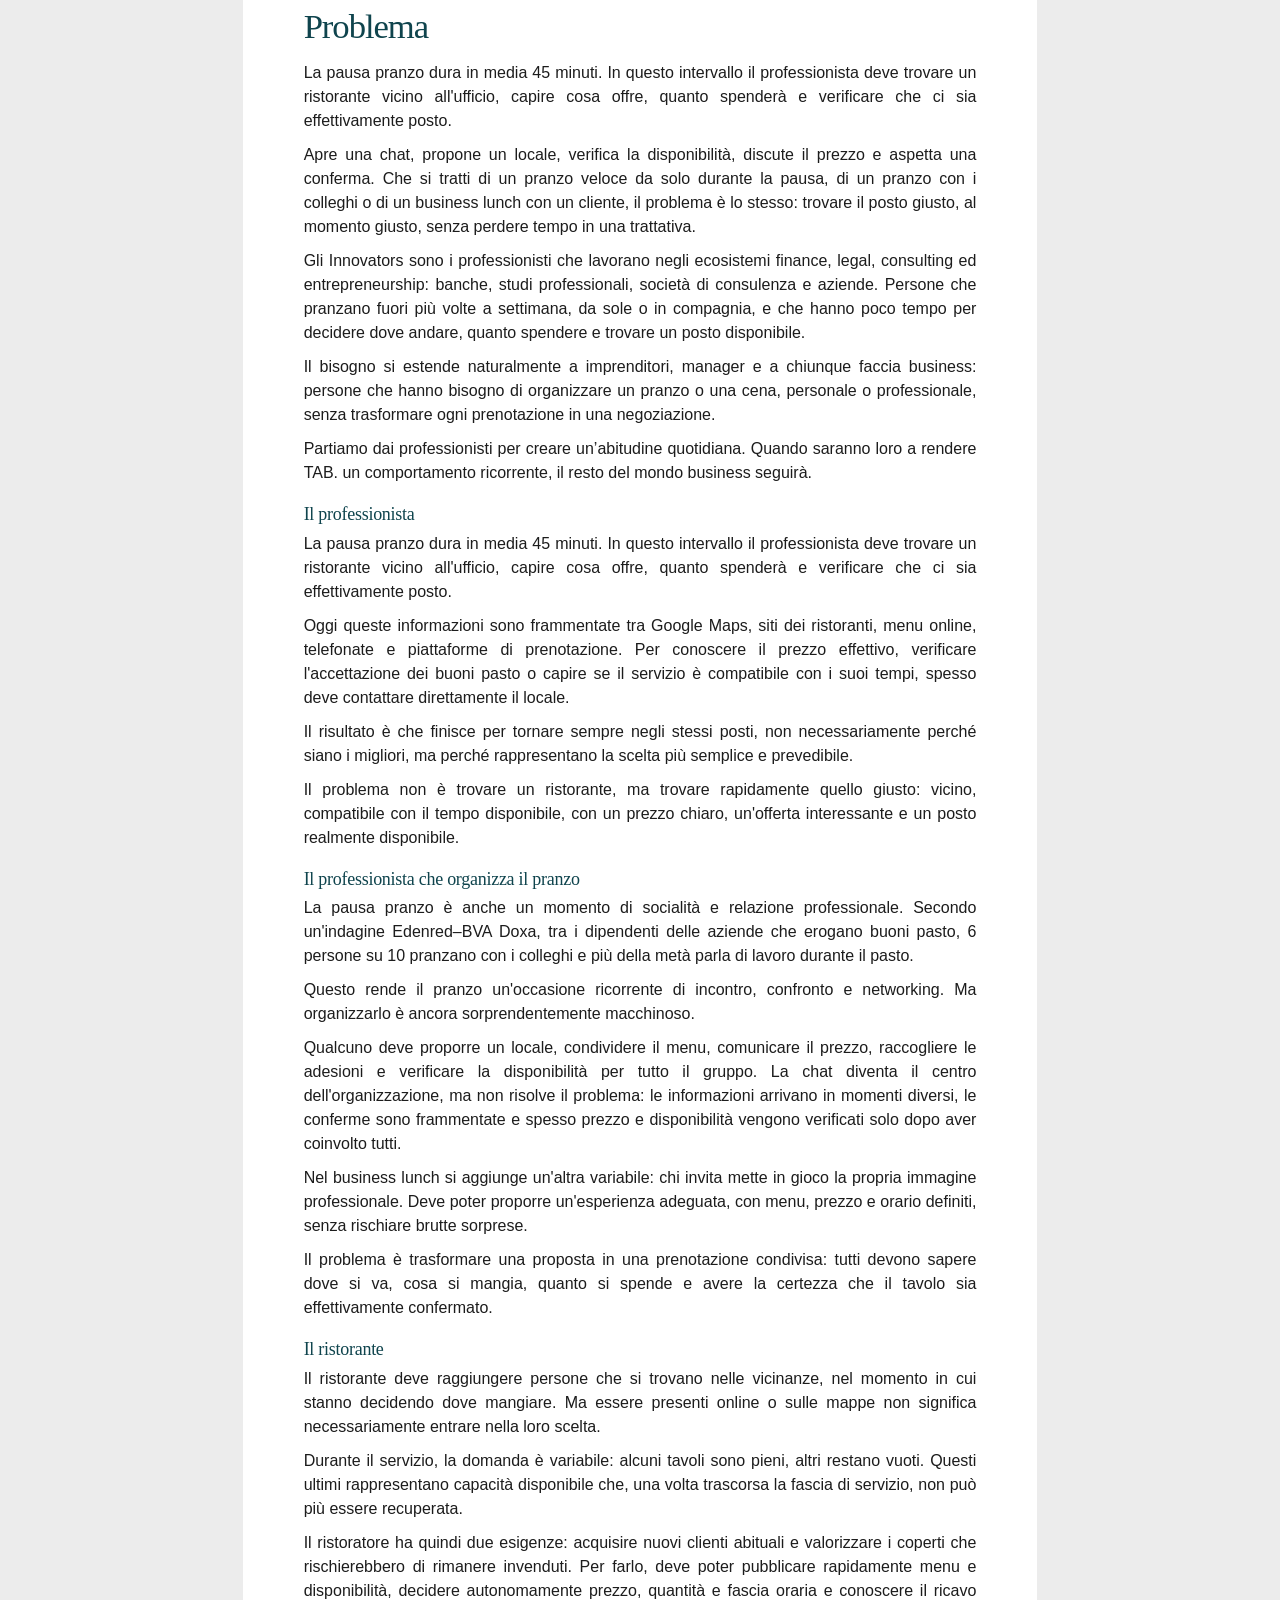
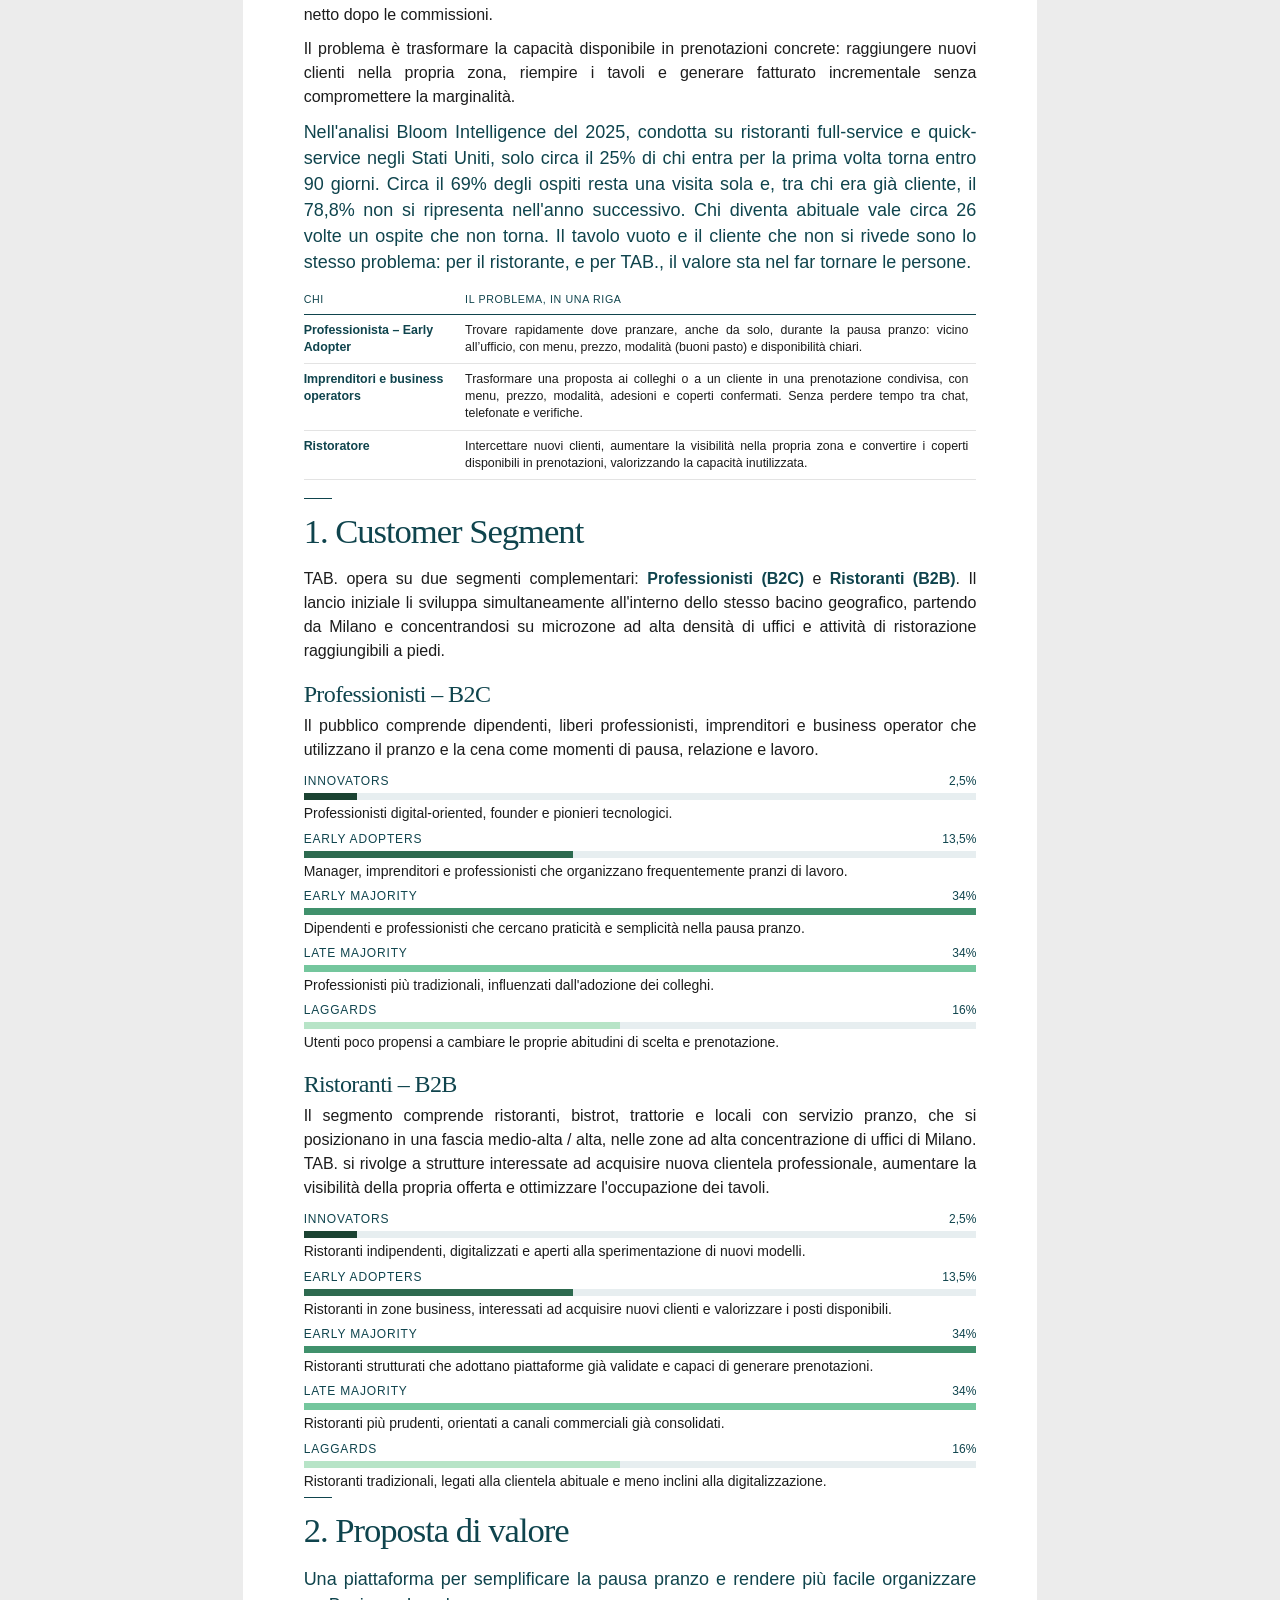
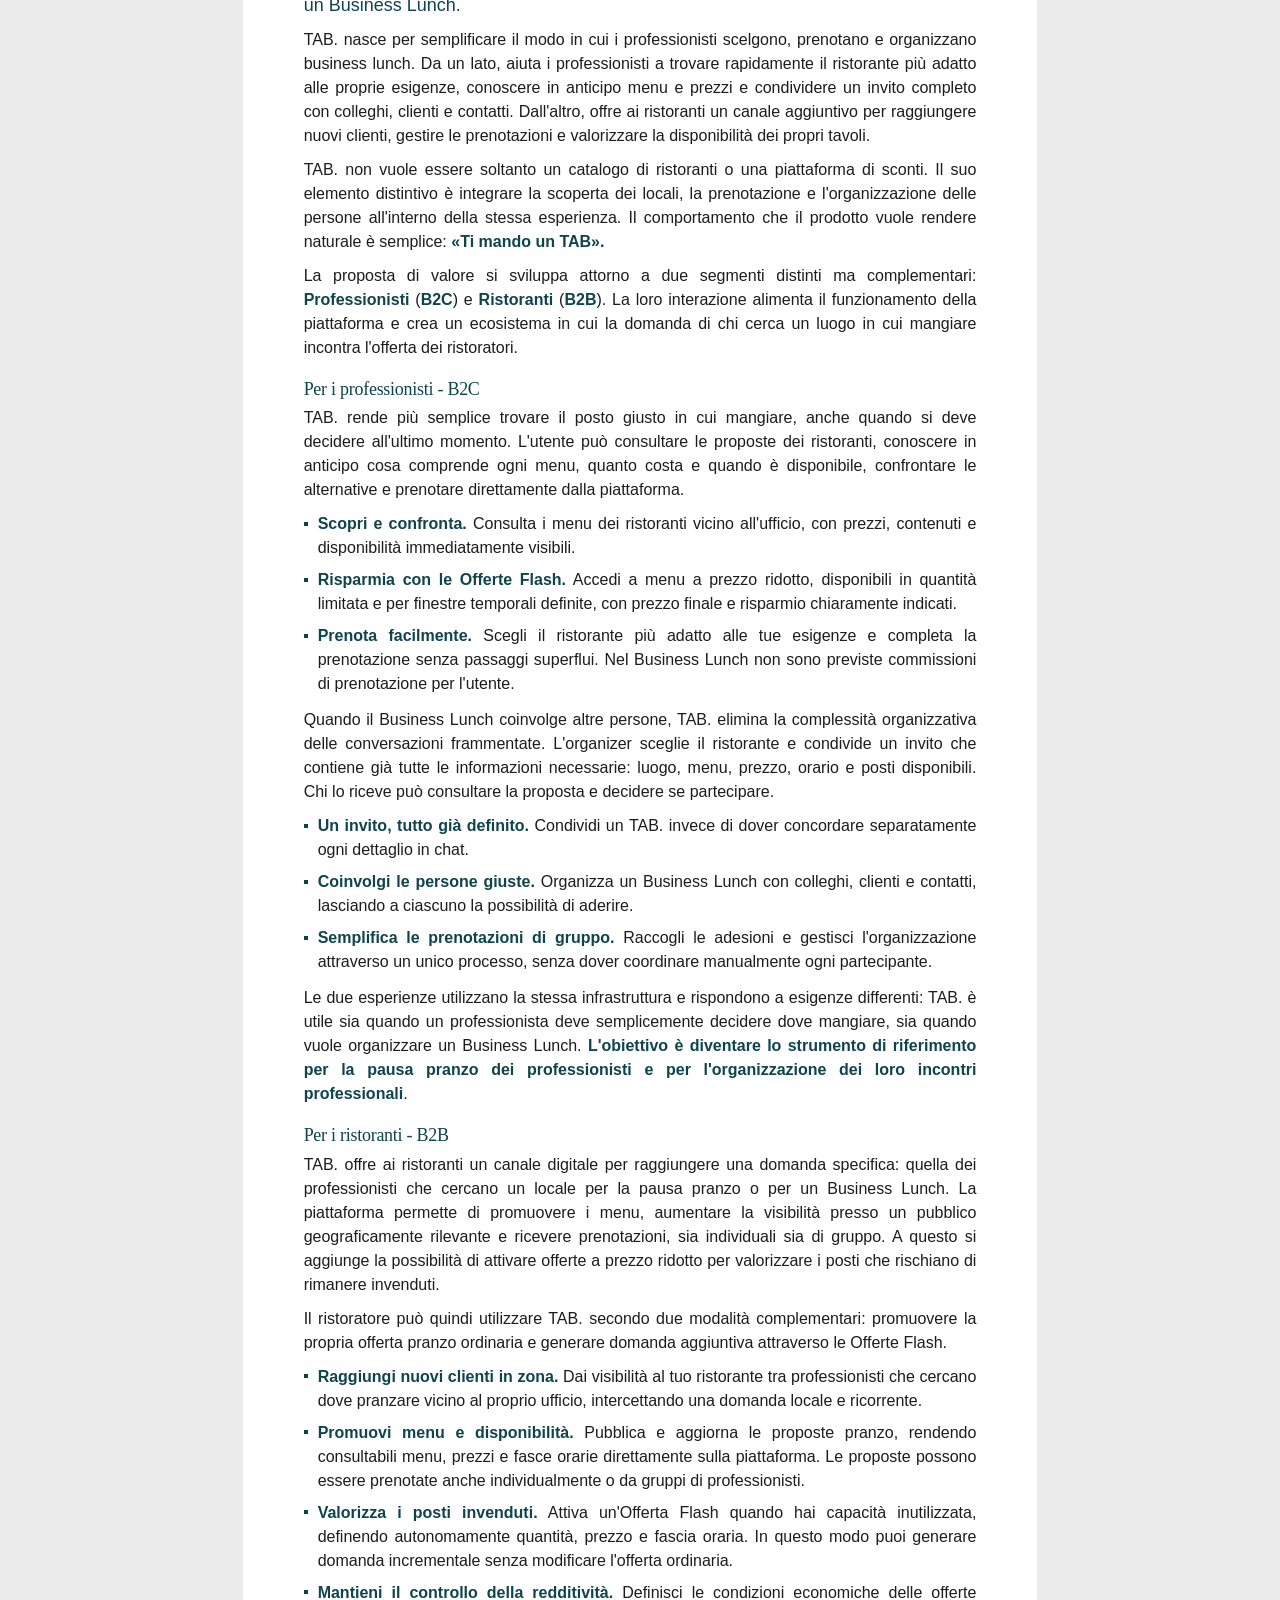
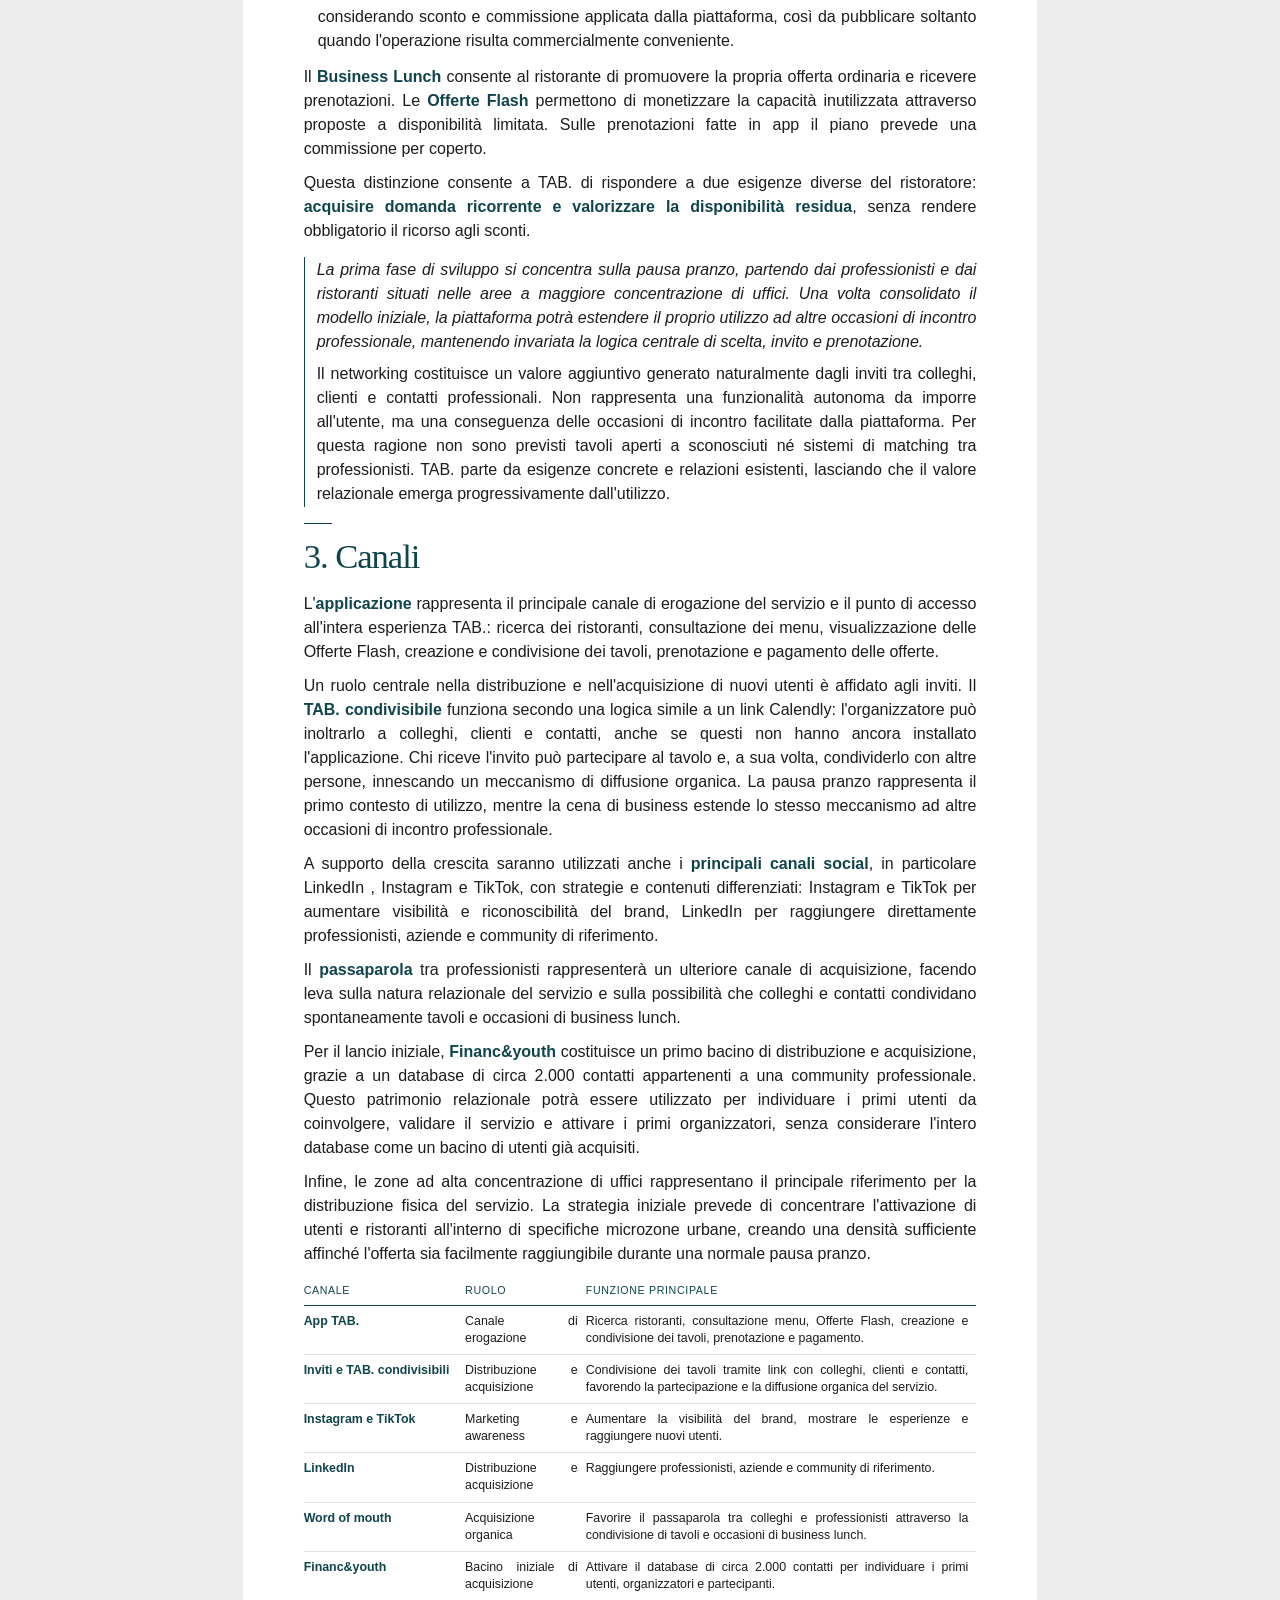
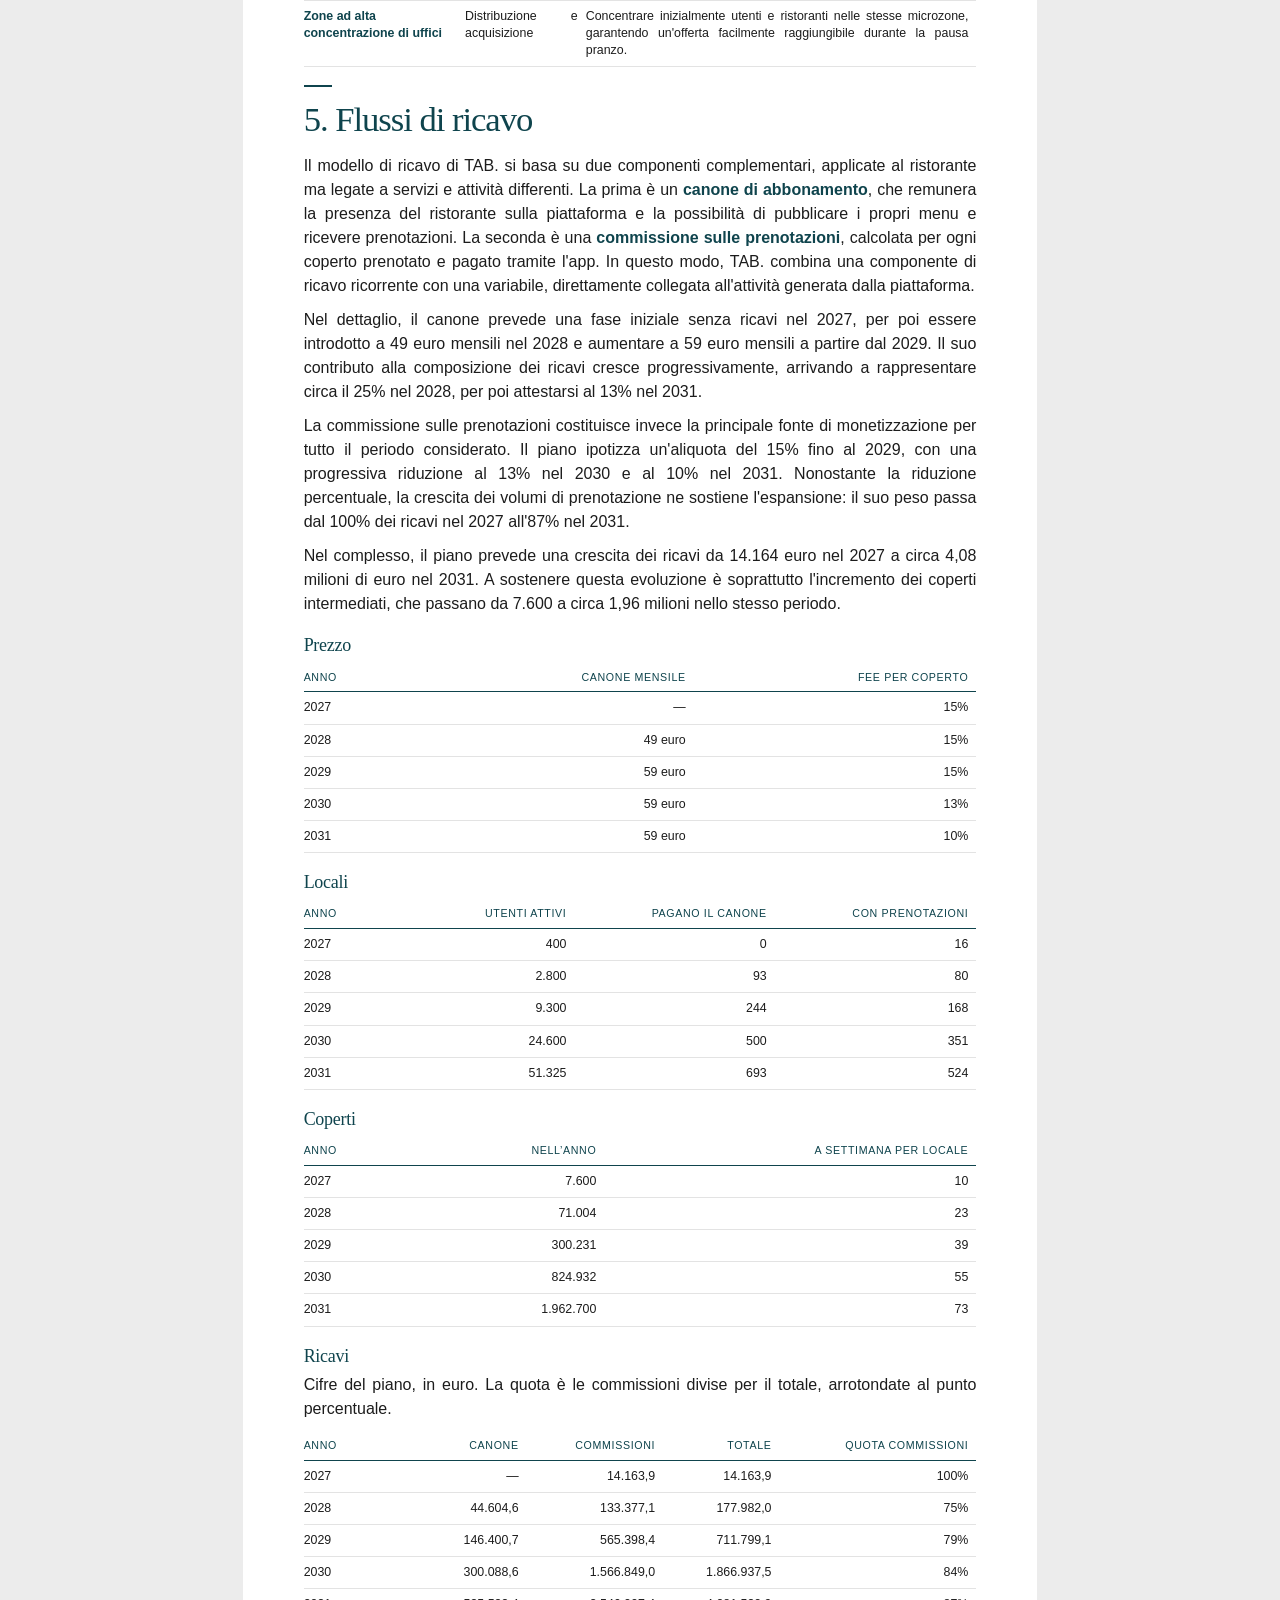
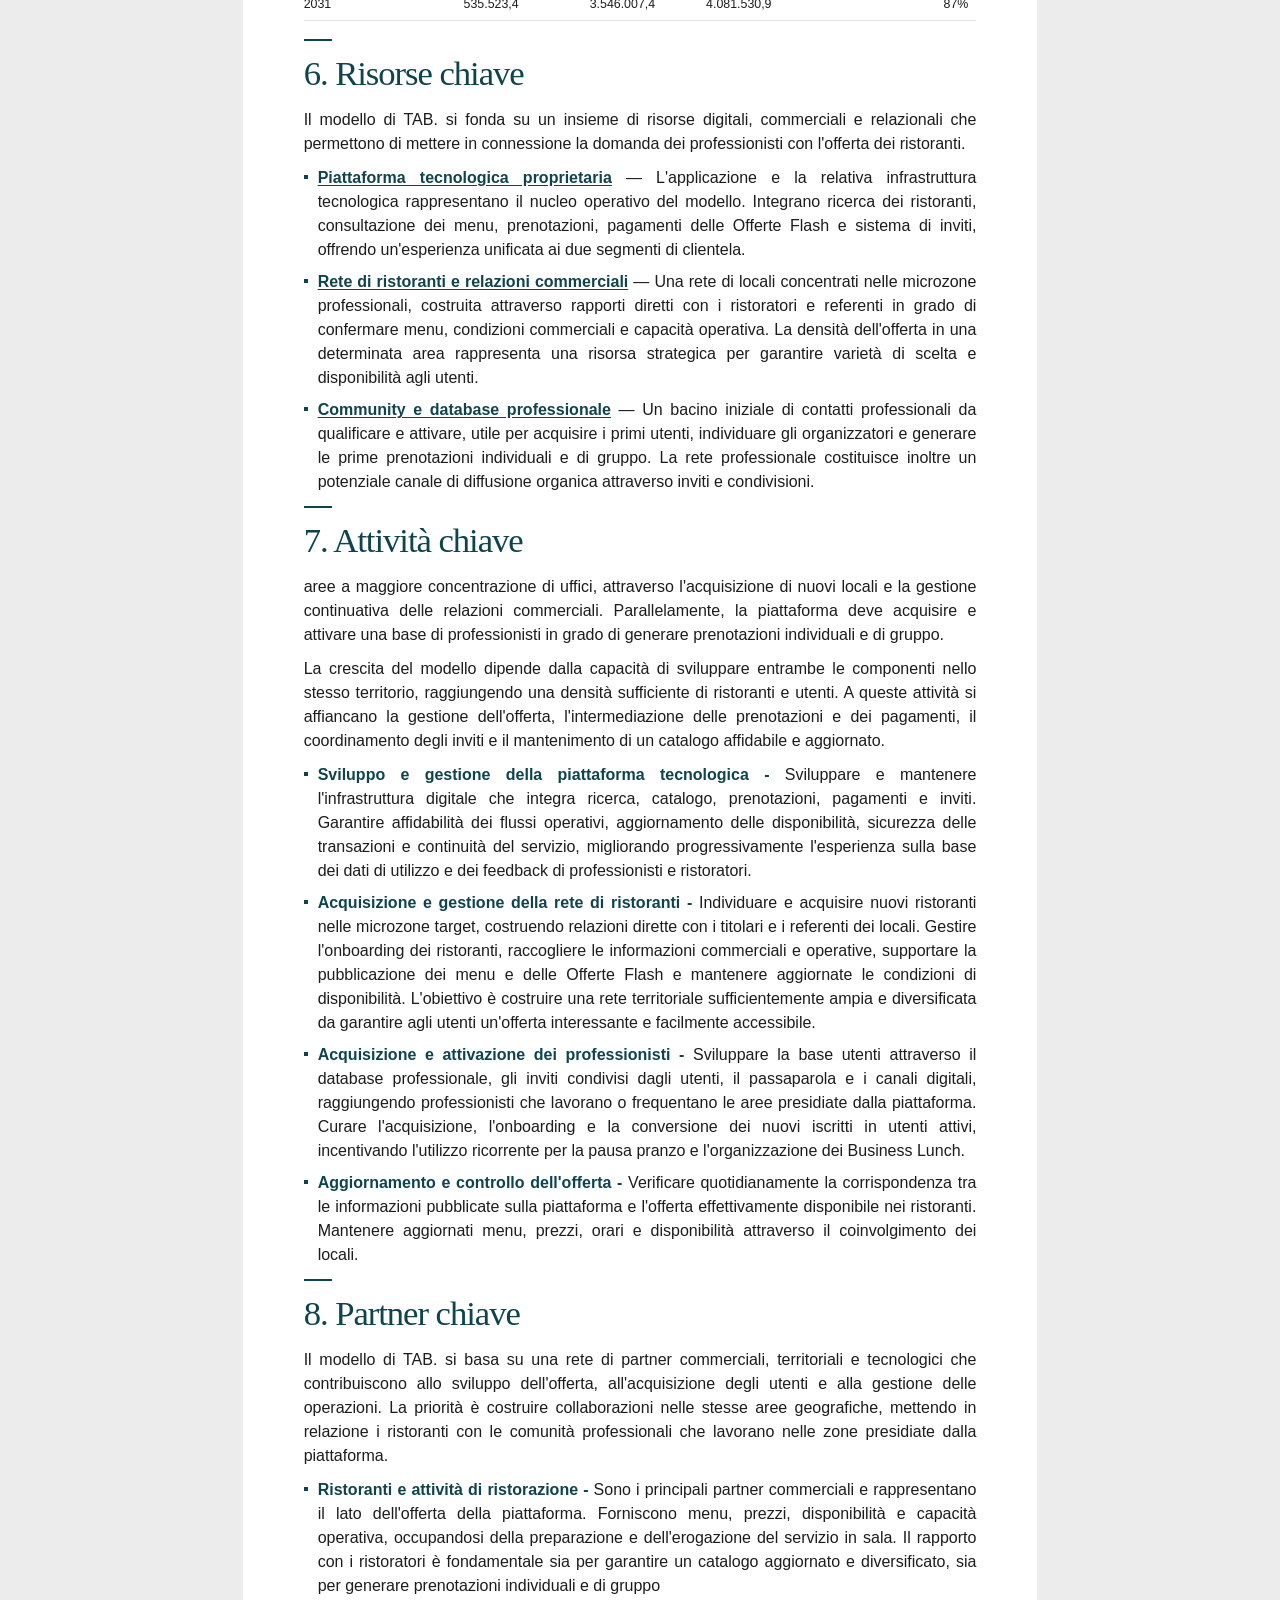
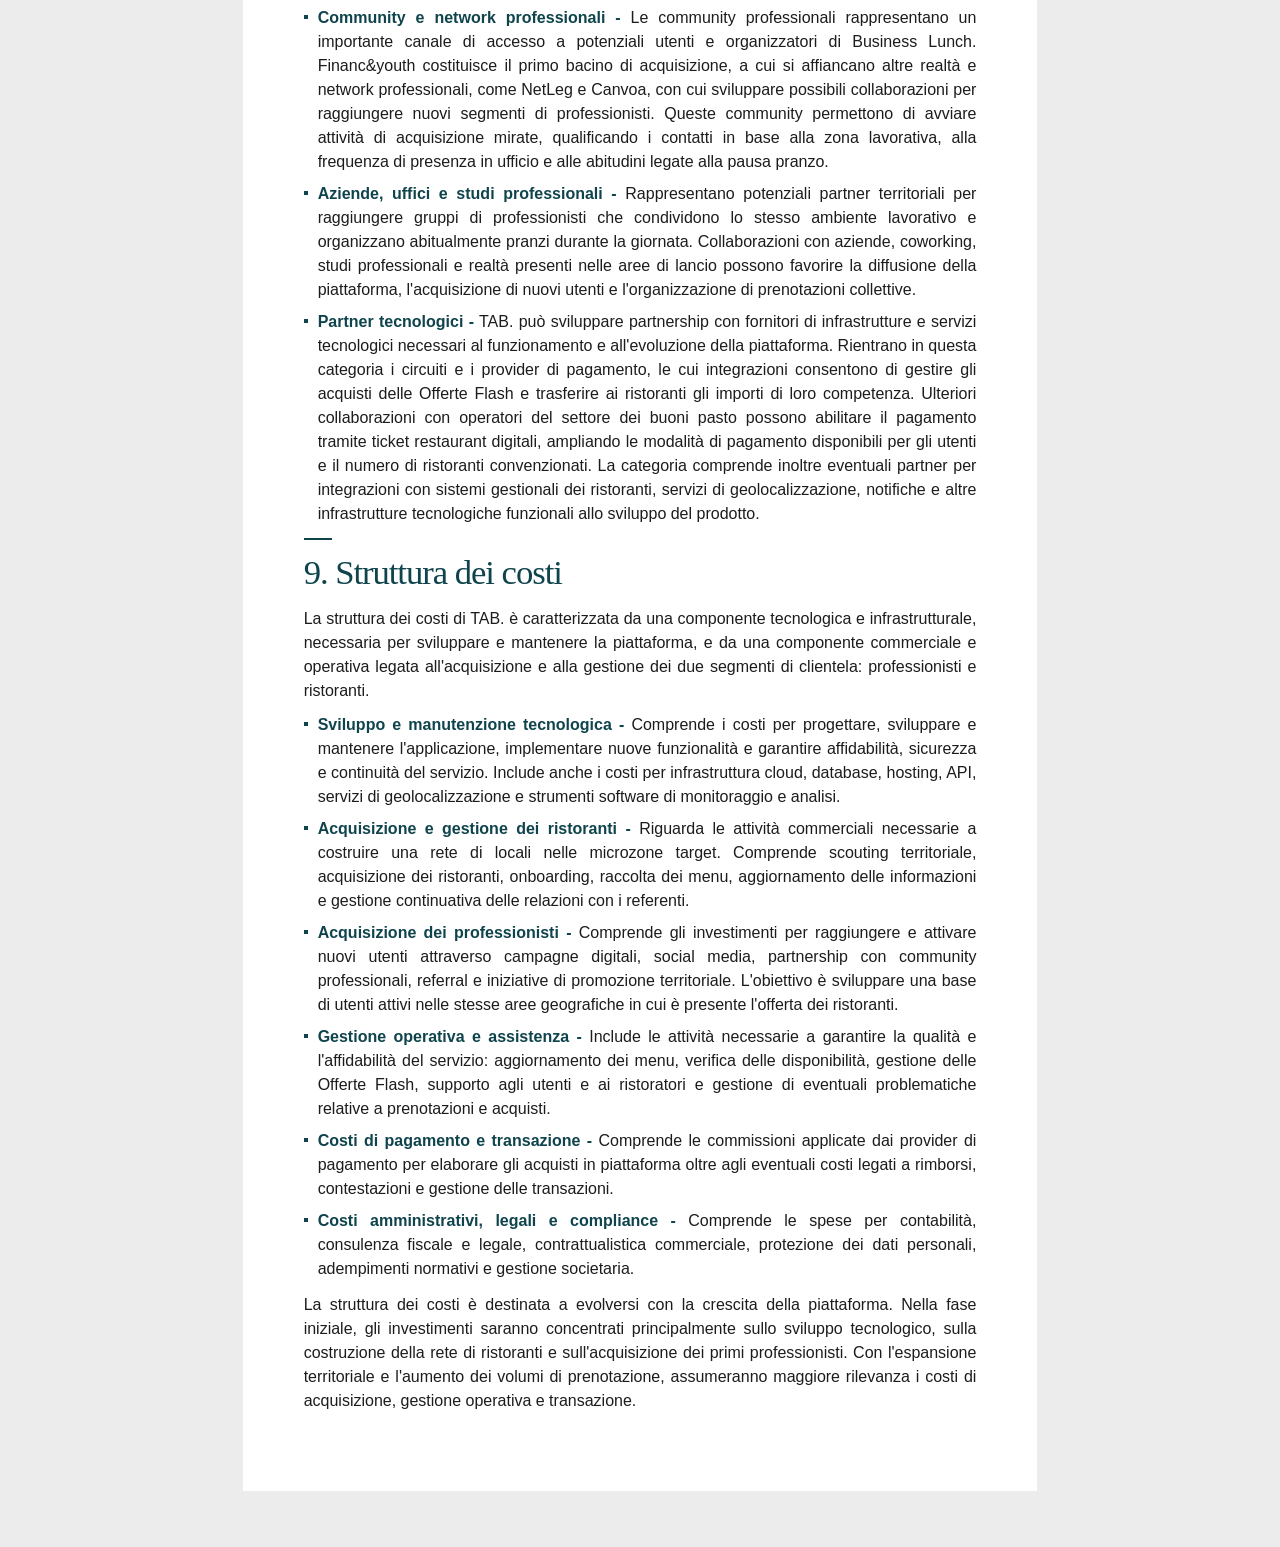
<file: report/flashtable-bmc.html>
<!DOCTYPE html>
<html lang="it">
<head>
<meta charset="utf-8">
<meta name="viewport" content="width=device-width, initial-scale=1">
<title>FlashTable — Idea &amp; BMC</title>
<link rel="stylesheet" href="report.css">
</head>
<body>
<div class="toolbar">
  <button id="genera" type="button">Genera</button>
  <p id="status">Lettura di BUSINESS_MODEL.md…</p>
</div>
<div id="report"></div>
<script src="report.js"></script>
</body>
</html>
</file>
<file: lean-canvas.css>
:root {
  --ink: #1a1a1a;
  --muted: #5f5f5f;
  --faint: #8a8a8a;
  --line: #d8d8d8;
  --line-strong: #1a1a1a;
  --board: #f1f1f1;
  --card: #ffffff;
  --page: #e8e8e8;
  --note: #f5f5f5;
}

* { box-sizing: border-box; }
html, body { margin: 0; }
body {
  min-height: 100%;
  background: var(--page);
  color: var(--ink);
  font-family: "Instrument Sans", "Helvetica Neue", Helvetica, Arial, sans-serif;
  font-size: 16px;
  line-height: 1.45;
}
button, input { font: inherit; color: inherit; }

.sheet {
  width: min(1440px, calc(100% - 32px));
  margin: 16px auto 20px;
  background: #fff;
  border: 1px solid #e0e0e0;
  border-radius: 12px;
  padding: 6px 8px 12px;
  display: flex;
  flex-direction: column;
}

.titlebar {
  position: relative;
  text-align: center;
  padding: 16px 20px 10px;
}
.guide-btn {
  position: absolute;
  top: 16px;
  right: 8px;
  border: 1px solid var(--line);
  background: #fff;
  border-radius: 999px;
  padding: 6px 12px;
  font-size: 13px;
  cursor: pointer;
}
.guide-btn:hover { border-color: var(--ink); }
.guide-btn:focus-visible {
  outline: 2px solid var(--ink);
  outline-offset: 2px;
}
.titlebar h1 {
  margin: 0;
  font-size: 32px;
  font-weight: 600;
  letter-spacing: -0.035em;
  line-height: 1.1;
}
.titlebar .who {
  margin: 6px 0 0;
  font-size: 14px;
  font-weight: 500;
  color: #3a3a3a;
}
.titlebar .dek {
  margin: 4px auto 0;
  max-width: 62ch;
  font-size: 13px;
  color: var(--muted);
}

.canvas {
  flex: none;
  display: grid;
  grid-template-columns: 1.08fr 1fr 1.12fr 1fr 1.05fr;
  grid-template-rows: auto auto auto;
  gap: 8px;
  padding: 8px;
  background: var(--board);
  border-radius: 8px;
}

.block {
  display: flex;
  flex-direction: column;
  align-items: stretch;
  width: 100%;
  height: 100%;
  margin: 0;
  padding: 12px 13px 13px;
  text-align: left;
  background: var(--card);
  border: 1px solid var(--line);
  border-radius: 8px;
  overflow: visible;
}
.block:hover { border-color: #9a9a9a; }
.block.is-open {
  border-color: var(--line-strong);
  border-style: solid;
}
.block.tbd {
  border-style: dashed;
  border-color: #bdbdbd;
  background: #fcfcfc;
}

.problem { grid-column: 1; grid-row: 1 / 3; }
.solution { grid-column: 2; grid-row: 1; }
.metrics { grid-column: 2; grid-row: 2; }
.uvp { grid-column: 3; grid-row: 1 / 3; }
.unfair { grid-column: 4; grid-row: 1; }
.channels { grid-column: 4; grid-row: 2; }
.segments { grid-column: 5; grid-row: 1 / 4; }
.cost { grid-column: 1 / 3; grid-row: 3; }
.revenue { grid-column: 3 / 5; grid-row: 3; }

.head-btn {
  display: block;
  width: 100%;
  margin: 0 0 8px;
  padding: 0;
  border: 0;
  background: transparent;
  text-align: left;
  cursor: pointer;
  border-radius: 4px;
}
.head-btn:focus-visible {
  outline: 2px solid var(--ink);
  outline-offset: 2px;
}
.head {
  display: flex;
  justify-content: space-between;
  align-items: flex-start;
  gap: 8px;
}
.head h2 {
  margin: 0;
  font-size: 11.5px;
  font-weight: 600;
  letter-spacing: 0.07em;
  text-transform: uppercase;
  line-height: 1.3;
}
.head-aside {
  flex: none;
  display: flex;
  align-items: center;
  gap: 6px;
}
.num {
  font-size: 12px;
  font-weight: 500;
  font-variant-numeric: tabular-nums;
  color: var(--faint);
  line-height: 1;
}
.chevron {
  width: 16px;
  height: 16px;
  border: 1px solid #c8c8c8;
  border-radius: 999px;
  background: #fff;
  display: inline-flex;
  align-items: center;
  justify-content: center;
}
.chevron::before {
  content: "";
  width: 4px;
  height: 4px;
  margin-left: -1px;
  border-right: 1.5px solid var(--ink);
  border-bottom: 1.5px solid var(--ink);
  transform: rotate(-45deg);
}
.block.is-open .chevron {
  border-color: var(--ink);
  background: var(--ink);
}
.block.is-open .chevron::before {
  border-color: #fff;
  transform: rotate(135deg);
  margin-left: 1px;
}

.flag {
  margin: 0 0 8px;
  font-size: 10.5px;
  font-weight: 600;
  letter-spacing: 0.07em;
  text-transform: uppercase;
  color: var(--muted);
}
.lead {
  margin: 0 0 8px;
  font-size: 15px;
  font-weight: 600;
  letter-spacing: -0.02em;
  line-height: 1.3;
}
.excerpt {
  margin: 0;
  font-size: 13px;
  line-height: 1.45;
  color: #2a2a2a;
  display: -webkit-box;
  -webkit-box-orient: vertical;
  -webkit-line-clamp: 3;
  line-clamp: 3;
  overflow: hidden;
}
.points {
  list-style: none;
  margin: 8px 0 0;
  padding: 0;
  display: flex;
  flex-direction: column;
  gap: 4px;
}
.points li {
  position: relative;
  margin: 0;
  padding: 4px 16px 4px 7px;
  background: #f5f5f5;
  border-left: 2px solid #c8c8c8;
  border-radius: 0 4px 4px 0;
  font-size: 12px;
  line-height: 1.35;
  color: #1c1c1c;
}
.points li .text { min-width: 0; }
.points li.from-quote { border-left-color: var(--ink); }
.subhead {
  margin: 12px 0 6px;
  font-size: 10.5px;
  font-weight: 600;
  letter-spacing: 0.08em;
  text-transform: uppercase;
  color: var(--muted);
}
.more, .undefined {
  margin: 8px 0 0;
  font-size: 12.5px;
  line-height: 1.4;
  color: var(--muted);
}
.hint {
  margin: 8px 0 0;
  font-size: 12px;
  line-height: 1.4;
  color: var(--faint);
}

.points [contenteditable] {
  display: -webkit-box;
  -webkit-box-orient: vertical;
  -webkit-line-clamp: 2;
  line-clamp: 2;
  overflow: hidden;
  min-width: 0;
  border-radius: 2px;
  cursor: text;
}
.points li:focus-within [contenteditable] {
  display: block;
  -webkit-line-clamp: unset;
  line-clamp: unset;
  overflow: visible;
}
.points [contenteditable]:focus {
  outline: none;
}
.points [contenteditable]:empty::before {
  content: "Scrivi";
  color: #b5b5b5;
}
.points .remove {
  position: absolute;
  top: 1px;
  right: 1px;
  width: 16px;
  height: 16px;
  font-size: 13px;
  line-height: 16px;
  text-align: center;
}
.block:hover .points .remove { opacity: 0; }
.points li:hover .remove,
.points li:focus-within .remove,
.points .remove:focus-visible { opacity: 1; }

.voices {
  display: flex;
  flex-wrap: wrap;
  gap: 6px;
  list-style: none;
  margin: 0;
  padding: 0;
}
.voices li {
  display: flex;
  align-items: center;
  gap: 2px;
  padding: 3px 4px 3px 8px;
  border: 1px solid #e4e4e4;
  border-radius: 999px;
  font-size: 12.5px;
  line-height: 1.3;
  color: #242424;
}

.flows {
  list-style: none;
  margin: 0;
  padding: 0;
  display: grid;
  grid-template-columns: repeat(4, minmax(0, 1fr));
  gap: 8px 14px;
}
.flows li { position: relative; padding: 0 14px 0 0; }
.flows .flow-label {
  display: block;
  font-size: 10.5px;
  font-weight: 600;
  letter-spacing: 0.05em;
  text-transform: uppercase;
  color: var(--muted);
}
.flows .flow-value {
  display: block;
  margin-top: 2px;
  font-size: 14px;
  font-weight: 600;
  letter-spacing: -0.02em;
}
.flows .flow-detail {
  display: block;
  margin-top: 1px;
  font-style: normal;
  font-size: 12px;
  color: #4a4a4a;
}
.flows .remove { position: absolute; top: 0; right: 0; }

.remove, .text-btn {
  border: 0;
  background: transparent;
  color: #9a9a9a;
  cursor: pointer;
  padding: 0;
  line-height: 1.2;
}
.remove { font-size: 14px; opacity: 0; }
.text-btn {
  font-size: 11px;
  letter-spacing: 0.05em;
  text-transform: uppercase;
}
.block:hover .remove,
.block:focus-within .remove,
.remove:focus-visible { opacity: 1; }
.text-btn:hover, .remove:hover { color: var(--ink); }
.text-btn:focus-visible, .remove:focus-visible {
  outline: 2px solid var(--ink);
  outline-offset: 2px;
}
.card-tools { opacity: 0; }
.block:hover .card-tools,
.block:focus-within .card-tools { opacity: 1; }
.card-tools {
  display: flex;
  flex-wrap: wrap;
  gap: 12px;
  margin-top: 8px;
}
.stale-note {
  margin: 8px 0 0;
  font-size: 12px;
  line-height: 1.4;
  color: var(--muted);
}

.legend {
  padding: 10px 16px 2px;
  font-size: 12px;
  line-height: 1.45;
  color: var(--muted);
  text-align: center;
}
.legend p { margin: 0; }
.legend p + p { margin-top: 6px; }
.legend-row {
  display: flex;
  flex-wrap: wrap;
  justify-content: center;
  gap: 4px 18px;
}
.swatch {
  display: inline-block;
  width: 9px;
  height: 9px;
  margin: 0 4px 0 8px;
  border: 1px solid #7a7a7a;
  border-radius: 2px;
  vertical-align: -1px;
}
.swatch:first-child { margin-left: 0; }
.swatch.dashed { border-style: dashed; }
.error { color: #6e3030; }

.drawer[hidden] { display: none !important; }
.drawer {
  position: fixed;
  top: 0;
  right: 0;
  z-index: 30;
  width: min(680px, 100%);
  height: 100%;
  background: #fff;
  border-left: 1px solid var(--line);
  box-shadow: -16px 0 40px rgba(0, 0, 0, 0.06);
  display: flex;
  flex-direction: column;
}
.drawer-head {
  display: grid;
  grid-template-columns: 1fr auto;
  column-gap: 16px;
  row-gap: 3px;
  align-items: start;
  padding: 18px 22px 14px;
  border-bottom: 1px solid #ececec;
  background: #fff;
}
.kicker {
  margin: 0;
  grid-column: 1;
  font-size: 12px;
  letter-spacing: 0.04em;
  color: var(--muted);
}
.drawer-head h2 {
  margin: 0;
  grid-column: 1;
  font-size: 22px;
  font-weight: 600;
  letter-spacing: -0.03em;
  line-height: 1.2;
}
.drawer-actions {
  grid-column: 2;
  grid-row: 1 / span 2;
  display: flex;
  gap: 8px;
  align-items: flex-start;
}
.mark-btn, .close {
  border: 1px solid var(--line);
  background: #fff;
  border-radius: 999px;
  padding: 6px 12px;
  font-size: 13px;
  cursor: pointer;
}
.mark-btn[disabled] {
  opacity: 0.38;
  cursor: default;
}
.mark-btn:hover:not([disabled]), .close:hover { border-color: var(--ink); }
.mark-btn:focus-visible, .close:focus-visible {
  outline: 2px solid var(--ink);
  outline-offset: 2px;
}
.prose mark.hl {
  background: #efefef;
  color: inherit;
  text-decoration: underline;
  text-decoration-thickness: 1px;
  text-underline-offset: 0.15em;
}
.drawer-body {
  overflow: auto;
  overscroll-behavior: contain;
  padding: 20px 28px 45vh;
}

.prose h3 {
  margin: 30px 0 10px;
  font-size: 16px;
  font-weight: 600;
  letter-spacing: -0.015em;
  scroll-margin-top: 12px;
}
.prose h3:first-child { margin-top: 0; }
.prose h4 {
  margin: 20px 0 8px;
  font-size: 12.5px;
  font-weight: 600;
  letter-spacing: 0.06em;
  text-transform: uppercase;
  color: #333;
  scroll-margin-top: 12px;
}
.prose p {
  margin: 0 0 12px;
  font-size: 15px;
  line-height: 1.6;
  color: #222;
}
.prose ul, .prose ol {
  margin: 0 0 14px;
  padding-left: 1.2em;
}
.prose li {
  margin: 0 0 8px;
  font-size: 15px;
  line-height: 1.55;
}
.prose li p { margin: 6px 0 0; }
.map-note, .diagram-note {
  margin: 0 0 16px;
  padding: 10px 12px;
  background: var(--note);
  border-radius: 6px;
  font-size: 13px;
  line-height: 1.5;
  color: #444;
}
.diagram-note { margin-top: 0; }
.synthesis {
  margin: 0 0 14px;
  font-size: 15px;
  line-height: 1.55;
}
.synthesis span {
  display: block;
  margin-bottom: 4px;
  font-size: 11px;
  font-weight: 600;
  letter-spacing: 0.06em;
  text-transform: uppercase;
  color: var(--muted);
}
.toc {
  display: flex;
  flex-wrap: wrap;
  gap: 6px 14px;
  margin: 0 0 18px;
  padding: 0;
  list-style: none;
}
.toc a {
  color: var(--ink);
  font-size: 13px;
  text-underline-offset: 3px;
}
.toc a:focus-visible {
  outline: 2px solid var(--ink);
  outline-offset: 2px;
}
blockquote {
  margin: 0 0 14px;
  padding: 2px 0 2px 12px;
  border-left: 2px solid #c8c8c8;
}
blockquote p { margin: 0; }
.attribution {
  display: block;
  margin-top: 4px;
  font-size: 12px;
  color: var(--muted);
}
.table-wrap { overflow-x: auto; margin: 0 0 16px; }
table {
  width: 100%;
  border-collapse: collapse;
  font-size: 13.5px;
  line-height: 1.45;
}
th, td {
  text-align: left;
  vertical-align: top;
  padding: 8px 10px;
  border-bottom: 1px solid #e4e4e4;
}
th {
  font-size: 11px;
  font-weight: 600;
  letter-spacing: 0.05em;
  text-transform: uppercase;
  color: #444;
  background: #f6f6f6;
}
table.by-year th:not(:first-child),
table.by-year td:not(:first-child) {
  text-align: right;
  font-variant-numeric: tabular-nums;
  white-space: nowrap;
}
table.by-year td:first-child {
  font-variant-numeric: tabular-nums;
}
.curve {
  list-style: none;
  margin: 0 0 16px;
  padding: 0;
}
.curve li {
  display: grid;
  grid-template-columns: 58px 1fr;
  column-gap: 12px;
  row-gap: 2px;
  padding: 10px 0;
  border-top: 1px solid #e6e6e6;
}
.curve .pct {
  grid-row: 1 / span 2;
  font-size: 13px;
  font-variant-numeric: tabular-nums;
  color: var(--muted);
  padding-top: 1px;
}
.curve strong {
  font-size: 13px;
  font-weight: 600;
  letter-spacing: 0.04em;
  text-transform: uppercase;
}
.curve .desc {
  font-size: 14px;
  line-height: 1.45;
  color: #333;
}
pre.code {
  white-space: pre-wrap;
  font-size: 12.5px;
  line-height: 1.45;
  background: #f6f6f6;
  padding: 10px 12px;
  border-radius: 6px;
  margin: 0 0 14px;
}

@media (max-width: 1100px) {
  .titlebar h1 { font-size: 26px; }
  .points li { font-size: 12.5px; }
  .block { padding: 10px 11px 12px; }
  .flows { grid-template-columns: 1fr 1fr; }
}

@media (max-width: 900px) {
  .sheet {
    width: calc(100% - 16px);
    margin: 8px auto 16px;
    padding: 4px 4px 10px;
  }
  .canvas {
    display: flex;
    flex-direction: column;
    gap: 8px;
  }
  .block { height: auto; }
  .titlebar { padding: 16px 12px 12px; }
  .titlebar h1 { font-size: 24px; }
}

@media (max-width: 560px) {
  .flows { grid-template-columns: 1fr; }
  .drawer-head, .drawer-body { padding-left: 16px; padding-right: 16px; }
  .drawer-head h2 { font-size: 20px; }
}

@media print {
  .drawer, .card-tools, .remove { display: none !important; }
  body { background: #fff; }
  .sheet { border: 0; width: 100%; margin: 0; }
  .block { break-inside: avoid; }
}
</file>
<file: report/report.css>
@font-face {
  font-family: "Canela";
  src: local("Canela"), local("Canela Regular"), local("Canela-Regular");
  font-weight: 400;
  font-style: normal;
}
@font-face {
  font-family: "Canela";
  src: local("Canela Bold"), local("Canela-Bold");
  font-weight: 600;
  font-style: normal;
}
@font-face {
  font-family: "Suisse";
  src: local("Suisse Int'l"), local("Suisse Int'l Regular"), local("Suisse Intl"), local("Suisse International"), local("Suisse"), local("SuisseIntl-Regular");
  font-weight: 400;
  font-style: normal;
}
@font-face {
  font-family: "Suisse";
  src: local("Suisse Int'l Medium"), local("Suisse Intl Medium"), local("SuisseIntl-Medium");
  font-weight: 500;
  font-style: normal;
}
@font-face {
  font-family: "Suisse";
  src: local("Suisse Int'l Semibold"), local("Suisse Int'l Bold"), local("Suisse Intl Semibold"), local("SuisseIntl-SemiBold"), local("SuisseIntl-Bold");
  font-weight: 600;
  font-style: normal;
}

:root {
  --ink: #1c1c1c;
  --primary: #0F444D;
  --line: #e3e3e3;
  --canela: "Canela", "Canela Deck", "Canela Text", "Iowan Old Style", Palatino, Georgia, serif;
  --suisse: "Suisse", "Suisse Int'l", "Suisse Intl", "Suisse International", "Helvetica Neue", Helvetica, Arial, sans-serif;
}

@page {
  size: A4;
  margin: 16mm 16mm 18mm;
  @bottom-right {
    content: counter(page);
    font-family: "Suisse", "Helvetica Neue", Helvetica, Arial, sans-serif;
    font-size: 9pt;
    color: #0F444D;
  }
}
@page:first {
  margin: 16mm 16mm 18mm;
}

* { box-sizing: border-box; }
html, body { margin: 0; padding: 0; }
body {
  color: var(--ink);
  background: #fff;
  font-family: var(--suisse);
  font-size: 12pt;
  line-height: 1.5;
  font-weight: 400;
  -webkit-print-color-adjust: exact;
  print-color-adjust: exact;
}

.toolbar {
  position: fixed;
  top: 16px;
  right: 16px;
  z-index: 5;
  display: flex;
  flex-direction: column;
  align-items: flex-end;
  gap: 6px;
}
#genera {
  border: 0;
  background: var(--primary);
  color: #fff;
  font-family: var(--suisse);
  font-size: 13px;
  font-weight: 500;
  letter-spacing: 0.02em;
  padding: 9px 16px;
  border-radius: 999px;
  cursor: pointer;
}
#genera:hover { background: #0c3840; }
#genera:focus-visible { outline: 2px solid var(--primary); outline-offset: 3px; }
#status {
  margin: 0;
  max-width: 28ch;
  text-align: right;
  font-size: 11px;
  line-height: 1.35;
  color: #5f6f73;
}
.sheet-foot {
  display: flex;
  justify-content: space-between;
  align-items: baseline;
  gap: 16px;
  margin: 0;
  font-family: var(--suisse);
  font-size: 9pt;
  color: var(--primary);
}
@media screen {
  .sheet-foot {
    position: fixed;
    left: 50%;
    bottom: 0;
    z-index: 4;
    width: min(210mm, calc(100% - 48px));
    transform: translateX(-50%);
    padding: 8px 16mm;
    background: #fff;
    border-top: 1px solid var(--line);
  }
}
@media print {
  .toolbar, .sheet-foot { display: none !important; }
}

.cover {
  break-after: page;
  min-height: 250mm;
  display: flex;
  flex-direction: column;
  justify-content: space-between;
}
.kicker, .toc-label, .meta, .stage-top, table {
  font-family: var(--suisse);
}
h1, h2, h3, .toc {
  font-family: var(--canela);
  color: var(--primary);
  font-weight: 400;
}
.kicker {
  margin: 0 0 16px;
  font-size: 10px;
  font-weight: 500;
  letter-spacing: 0.16em;
  text-transform: uppercase;
  color: var(--primary);
}
.kicker::after {
  content: "";
  display: block;
  width: 28px;
  height: 1.5px;
  margin-top: 12px;
  background: var(--primary);
}
h1 {
  margin: 0;
  max-width: none;
  font-size: 54pt;
  letter-spacing: -0.035em;
  line-height: 0.96;
}
.dek {
  margin: 22px 0 0;
  max-width: none;
  font-size: 12pt;
  line-height: 1.5;
  color: var(--ink);
}
.toc-label {
  margin: 0 0 8px;
  font-size: 10px;
  font-weight: 500;
  letter-spacing: 0.16em;
  text-transform: uppercase;
  color: var(--primary);
}
.toc, .toc ol { margin: 0; padding: 0; list-style: none; }
.toc > li { margin: 0; border-top: 1px solid #d7e0e2; }
.toc a {
  display: block;
  padding: 7px 0;
  color: var(--primary);
  font-size: 15pt;
  letter-spacing: -0.02em;
  text-decoration: none;
  line-height: 1.2;
}
.toc ol a {
  padding: 2px 0 4px 16px;
  font-family: var(--suisse);
  font-size: 10.5pt;
  letter-spacing: 0;
  color: #245863;
}
.meta {
  margin: 28px 0 0;
  font-size: 10pt;
  letter-spacing: 0.04em;
  color: var(--primary);
}

h2.chapter {
  break-before: page;
  margin: 0 0 16px;
  max-width: none;
  font-size: 26pt;
  letter-spacing: -0.03em;
  line-height: 1.08;
}
h2.chapter::before {
  content: "";
  display: block;
  width: 28px;
  height: 1.5px;
  margin-bottom: 14px;
  background: var(--primary);
}
h2.subhead { break-after: avoid; }
h2.subhead {
  margin: 18px 0 6px;
  max-width: none;
  font-size: 18pt;
  letter-spacing: -0.025em;
  line-height: 1.15;
}
h3 {
  break-after: avoid;
  margin: 18px 0 6px;
  max-width: none;
  font-size: 13.5pt;
  letter-spacing: -0.015em;
  line-height: 1.25;
}
p { margin: 0 0 10px; }
strong {
  font-family: var(--suisse);
  font-weight: 600;
  color: var(--primary);
}
h1 strong, h2 strong, h3 strong {
  font-family: inherit;
  font-weight: inherit;
  color: inherit;
}
.ul { text-decoration: underline; text-underline-offset: 2px; }
em { font-style: italic; }

main ul { margin: 2px 0 12px; padding: 0; max-width: none; list-style: none; }
main ul li {
  position: relative;
  margin: 0 0 8px;
  padding-left: 14px;
}
main ul li::before {
  content: "";
  position: absolute;
  left: 0;
  top: 0.58em;
  width: 4px;
  height: 4px;
  background: var(--primary);
}
main ul li p { margin: 6px 0 0; }

blockquote {
  margin: 14px 0 16px;
  padding: 1px 0 1px 12px;
  border-left: 1.5px solid var(--primary);
  max-width: none;
}
blockquote p { margin: 0 0 8px; }
blockquote p:last-child { margin-bottom: 0; }

.table-wrap { margin: 6px 0 18px; }
table {
  width: 100%;
  border-collapse: collapse;
  font-size: 9.3pt;
  line-height: 1.38;
}
th, td {
  text-align: left;
  vertical-align: top;
  padding: 7px 8px 7px 0;
  border-bottom: 1px solid var(--line);
}
th {
  font-size: 8pt;
  font-weight: 500;
  letter-spacing: 0.06em;
  text-transform: uppercase;
  color: var(--primary);
  border-bottom: 1px solid var(--primary);
}
table.prose td:first-child {
  font-weight: 600;
  color: var(--primary);
  width: 24%;
  text-align: left;
  hyphens: manual;
}
table.prose td:not(:first-child) {
  text-align: justify;
  text-align-last: left;
  hyphens: auto;
  -webkit-hyphens: auto;
}
table.years th:not(:first-child),
table.years td:not(:first-child) {
  text-align: right;
  font-variant-numeric: tabular-nums;
  white-space: nowrap;
  padding-left: 10px;
}
table.years td:first-child,
table.years th:first-child {
  font-variant-numeric: tabular-nums;
  width: 18%;
}
tr { break-inside: avoid; }
thead { display: table-header-group; }
table.years { break-inside: avoid; }
.curve { break-inside: auto; }

.curve { margin: 4px 0 6px; }
.stage { margin: 0 0 6px; break-inside: avoid; }
.stage:last-child { break-before: avoid; }
.stage-top {
  display: flex;
  justify-content: space-between;
  gap: 12px;
  font-size: 9pt;
  font-weight: 500;
  letter-spacing: 0.07em;
  text-transform: uppercase;
  color: var(--primary);
}
.pct { font-variant-numeric: tabular-nums; letter-spacing: 0; font-weight: 400; }
.track { height: 7px; margin: 3px 0 3px; background: #e7eef0; }
.fill { height: 100%; }
.stage p {
  margin: 0;
  max-width: none;
  font-size: 10.5pt;
  line-height: 1.45;
  color: var(--ink);
}

main p,
main li,
blockquote,
blockquote p,
.dek,
.lead,
.stage p {
  max-width: none;
  text-align: justify;
  text-align-last: left;
  hyphens: auto;
  -webkit-hyphens: auto;
  hyphenate-limit-chars: 7 3 3;
}
h1, h2, h3, .toc, .kicker, .meta, .stage-top, th {
  text-align: left;
  hyphens: manual;
}
p.lead {
  font-size: 13.5pt;
  line-height: 1.45;
  color: var(--primary);
}
p.lead strong {
  font-weight: 500;
}

@media screen {
  body { background: #ececec; }
  #report {
    width: min(210mm, calc(100% - 48px));
    margin: 28px auto 56px;
    background: #fff;
    padding: 16mm 16mm 18mm;
  }
}
</file>
